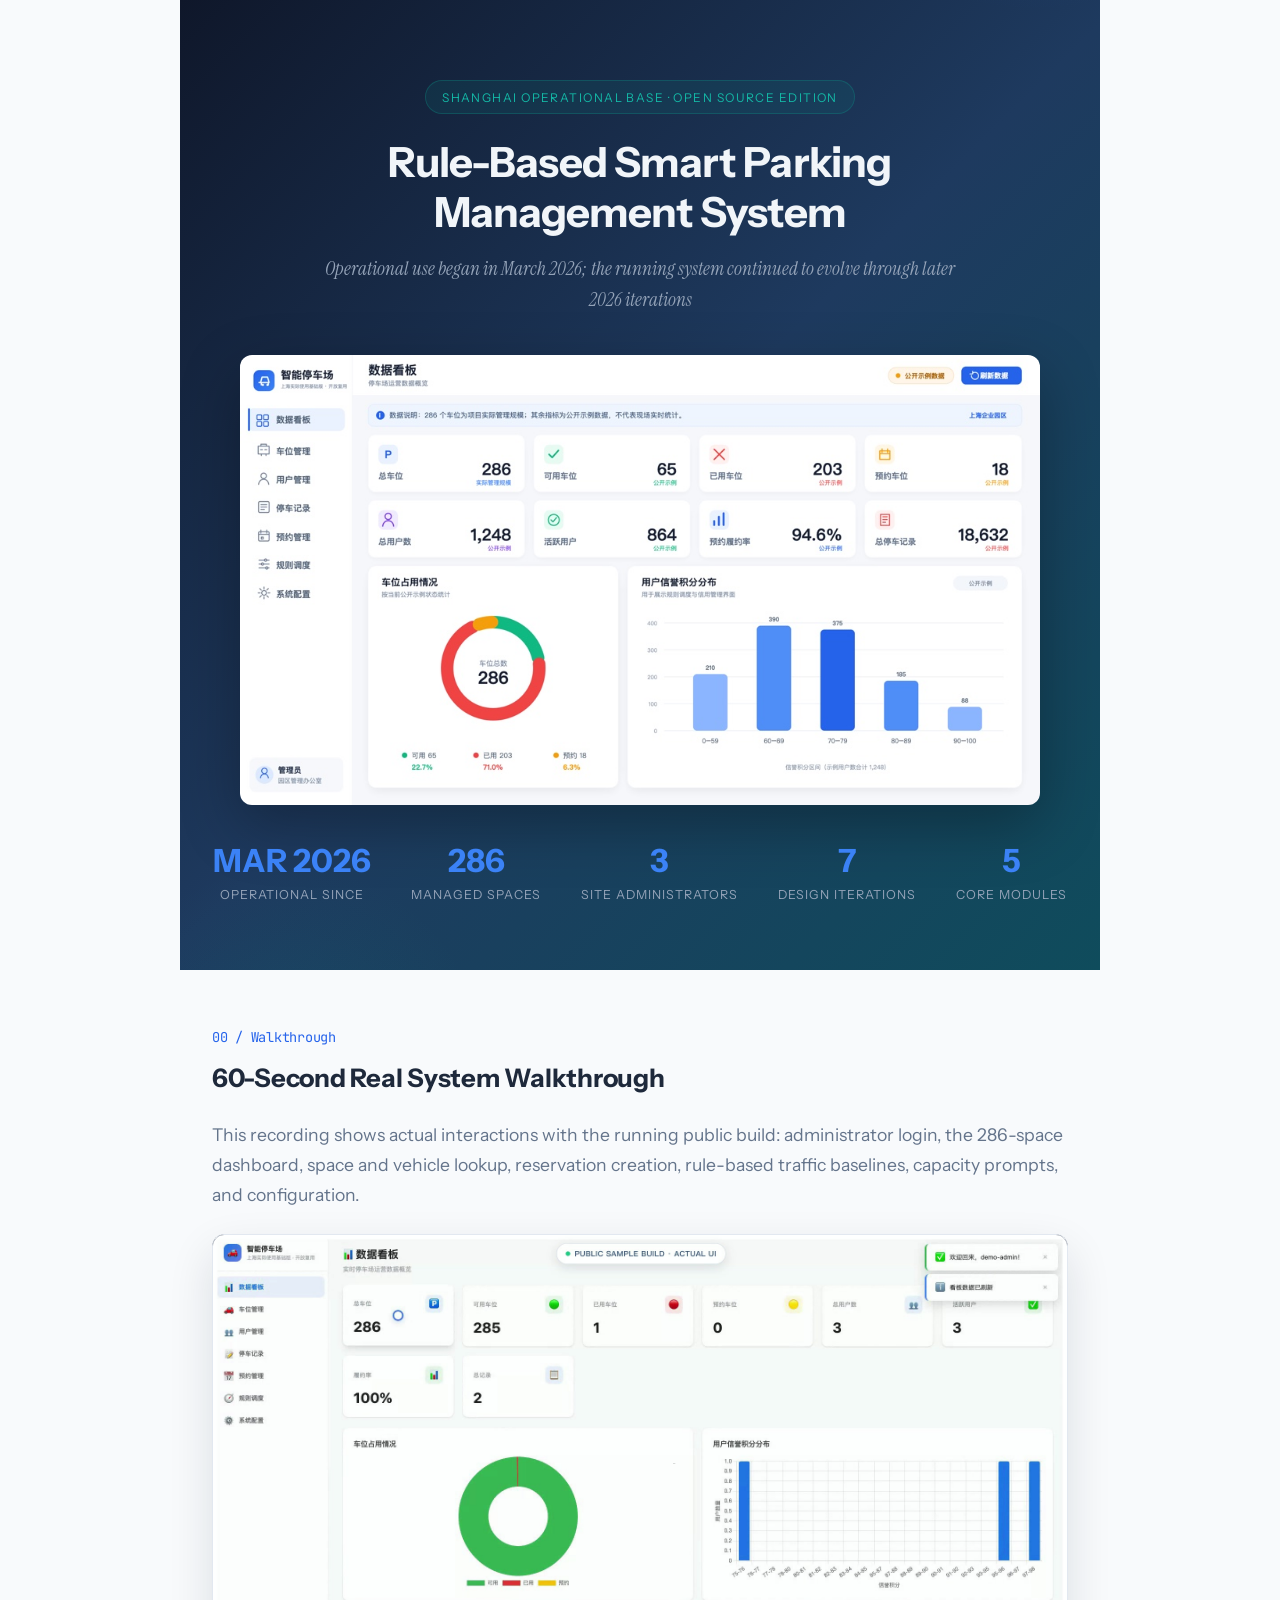
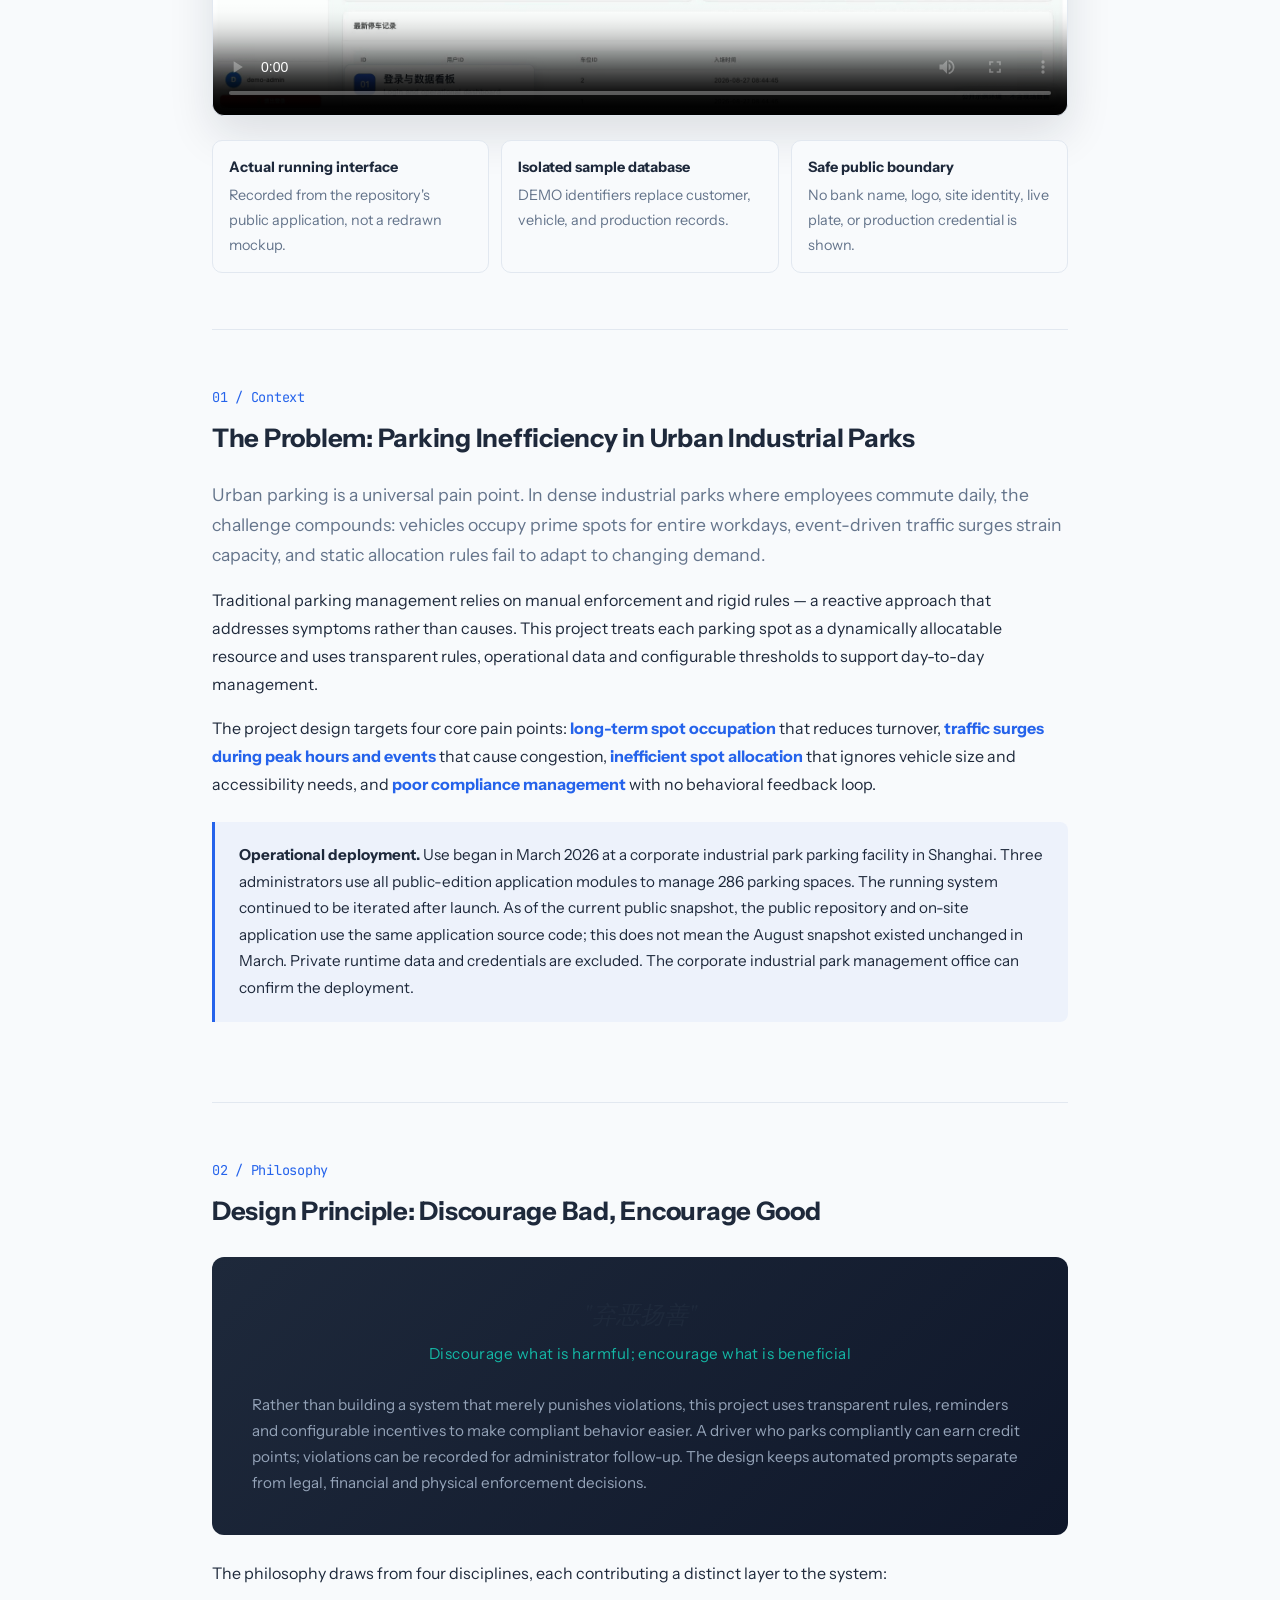
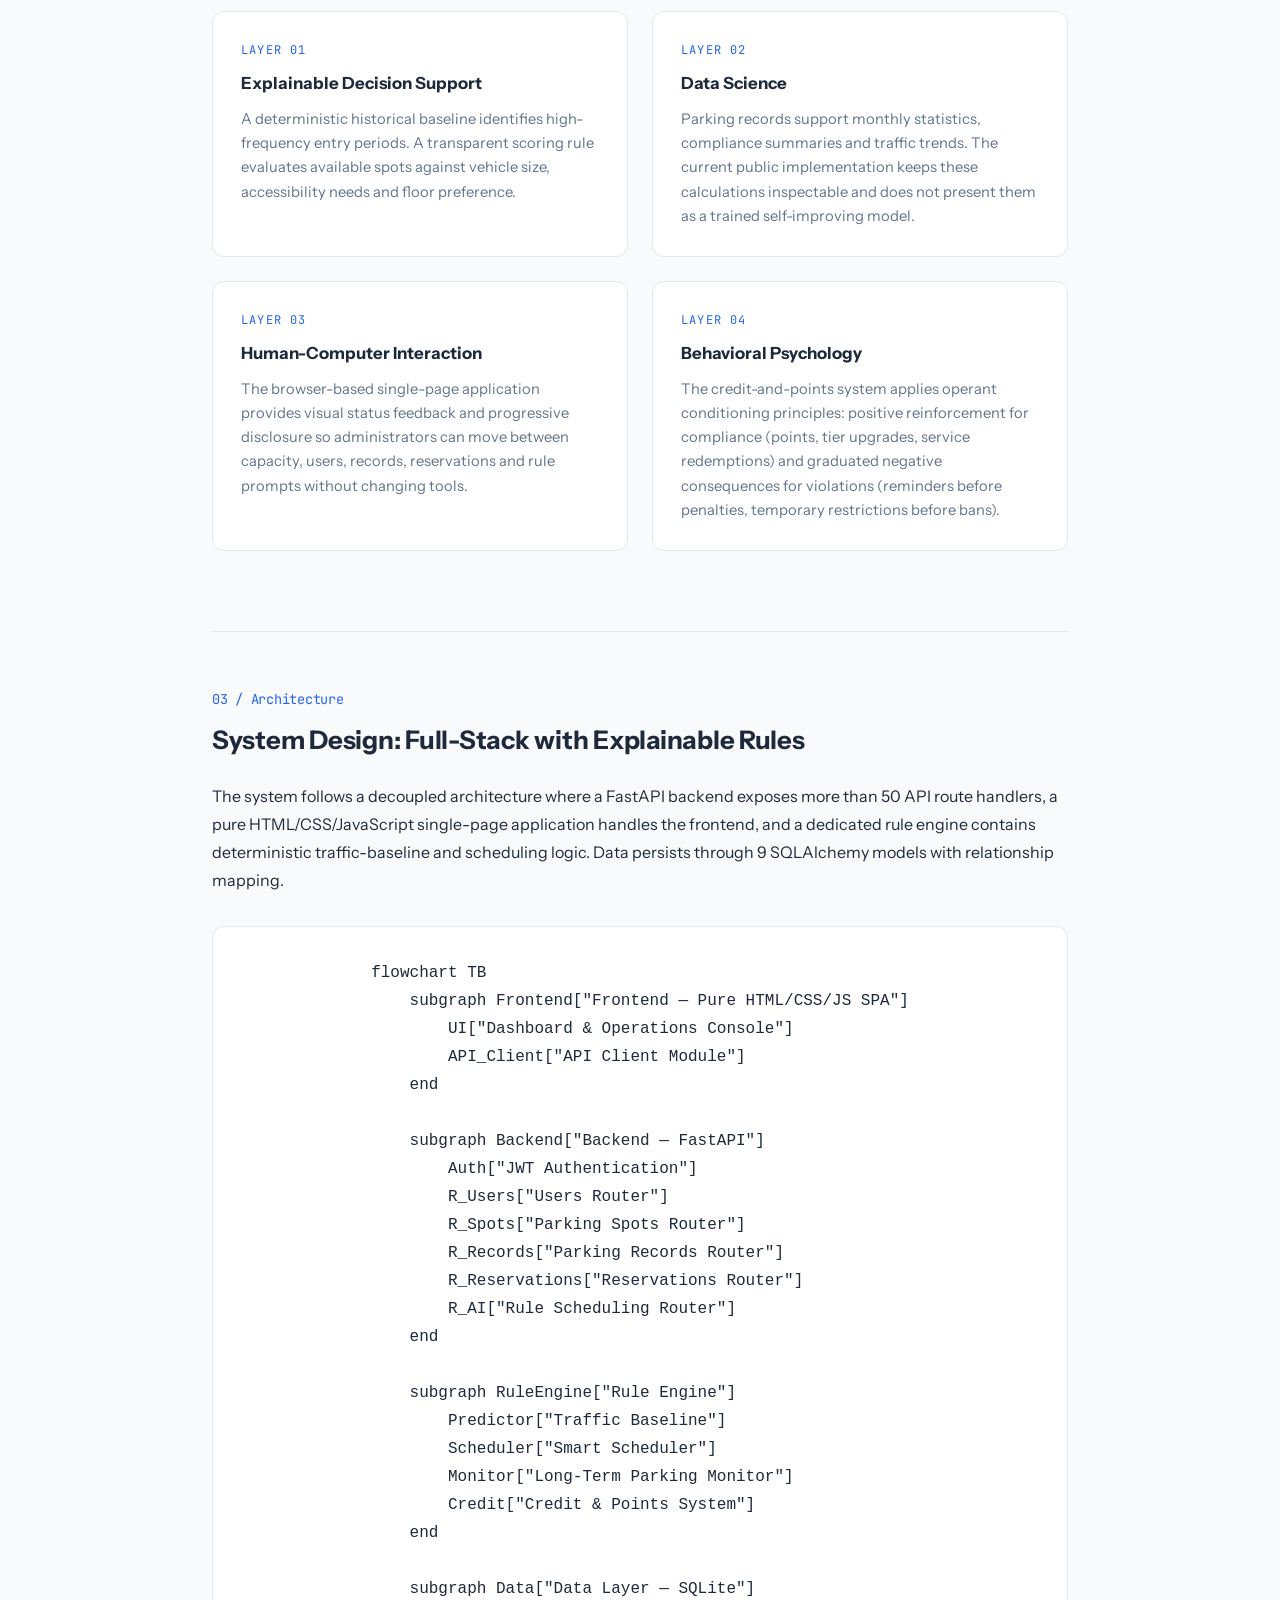
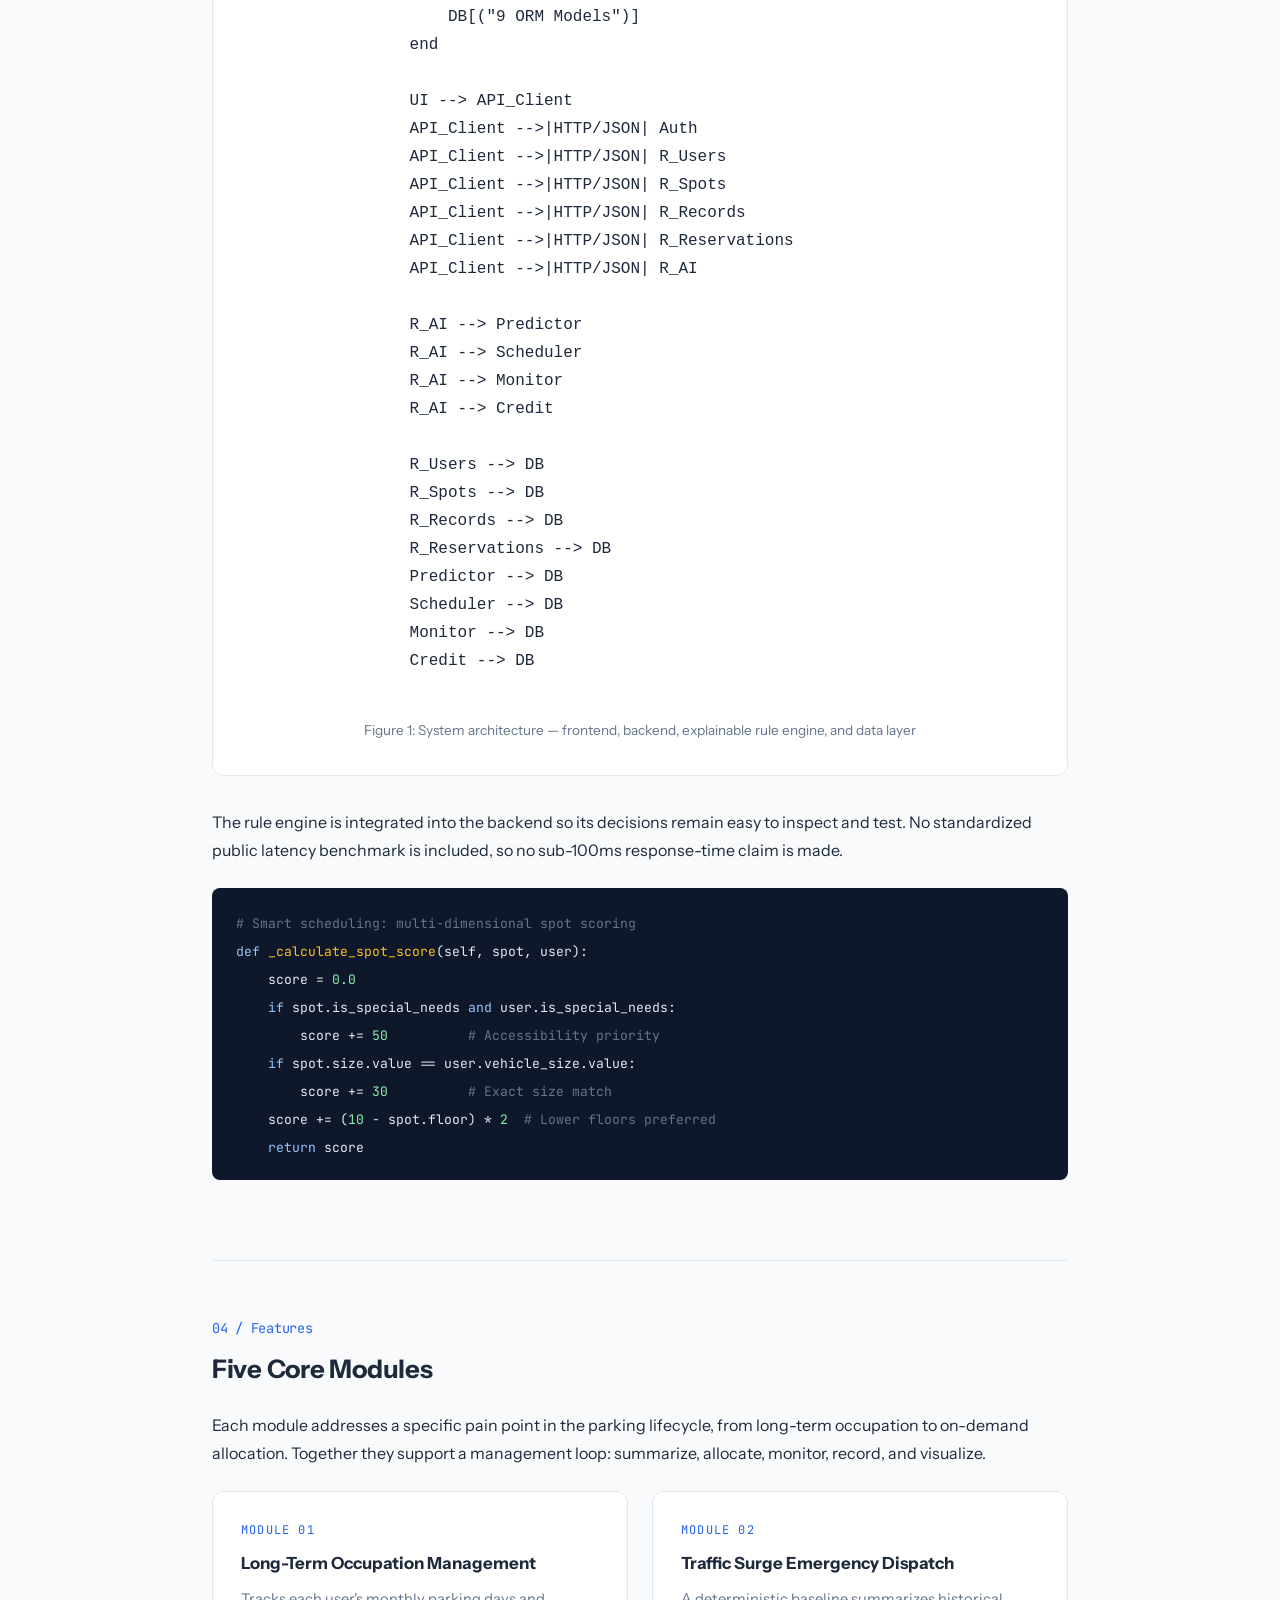
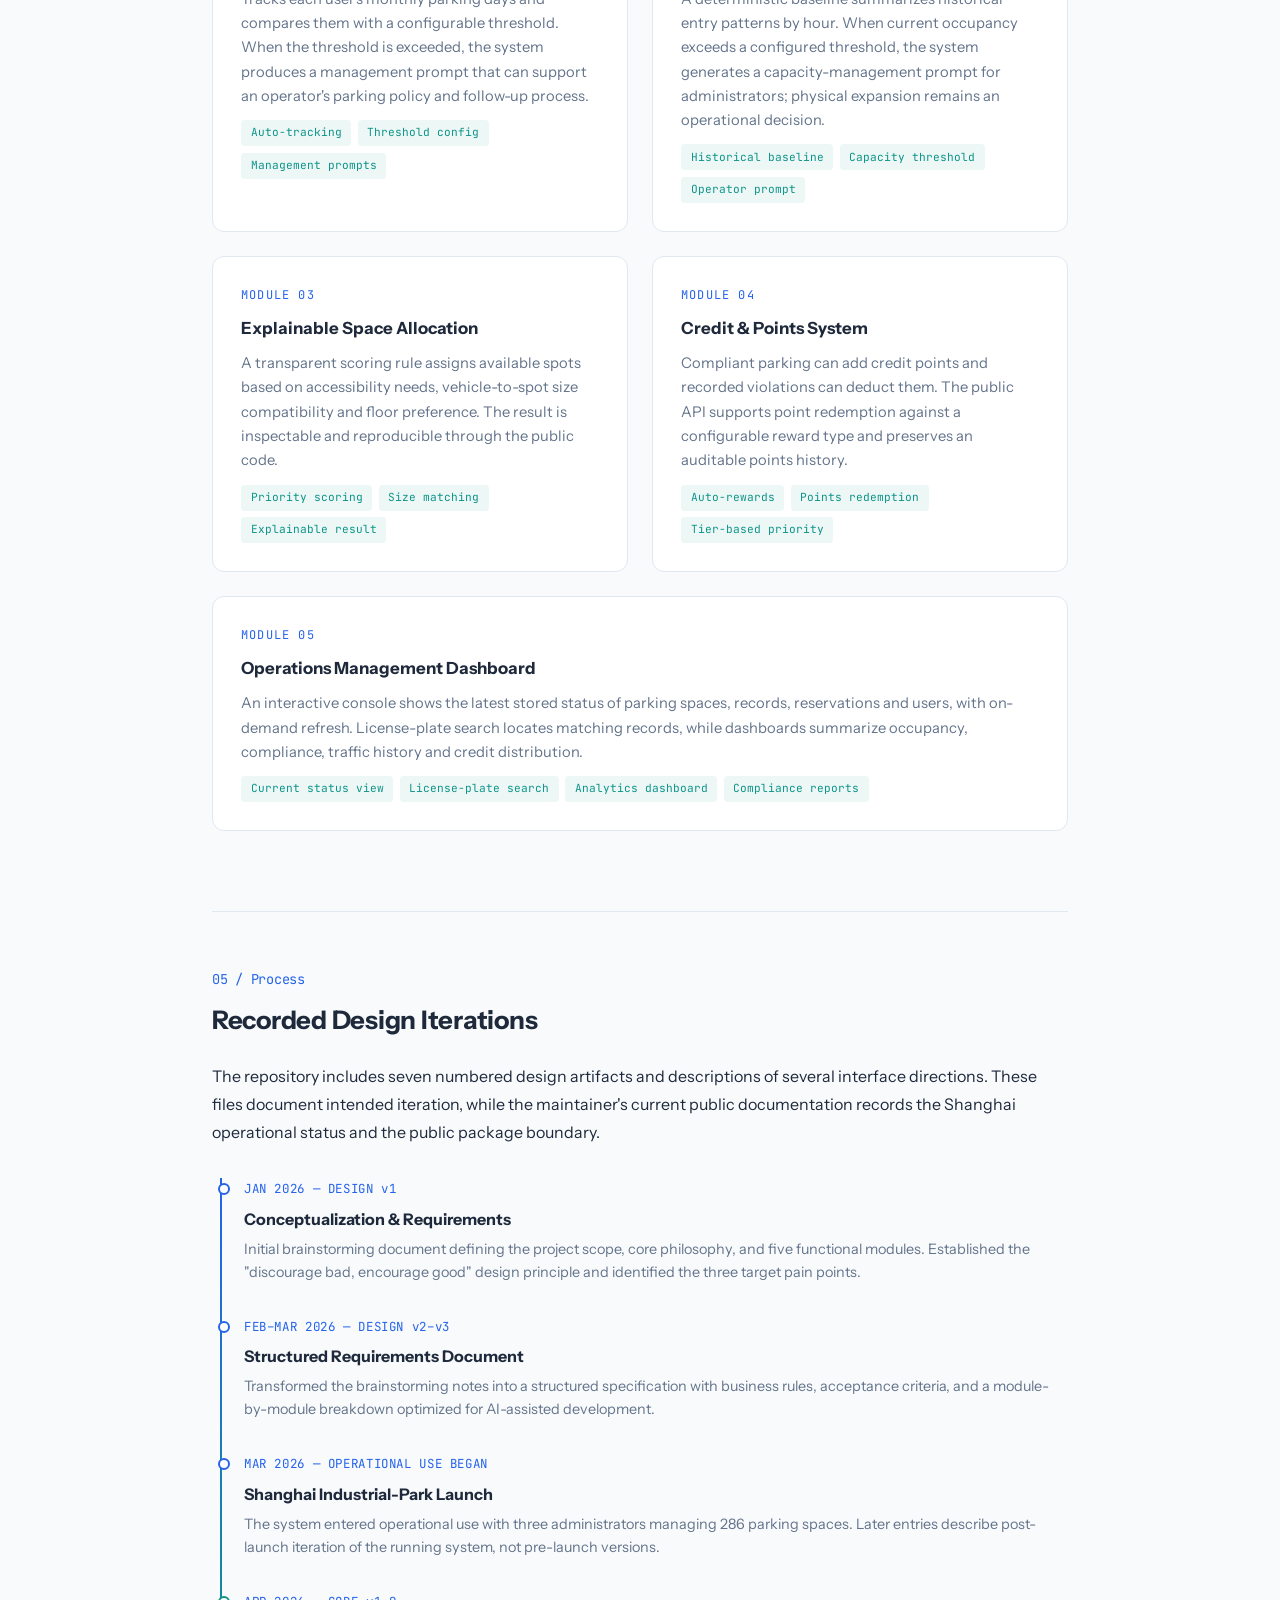
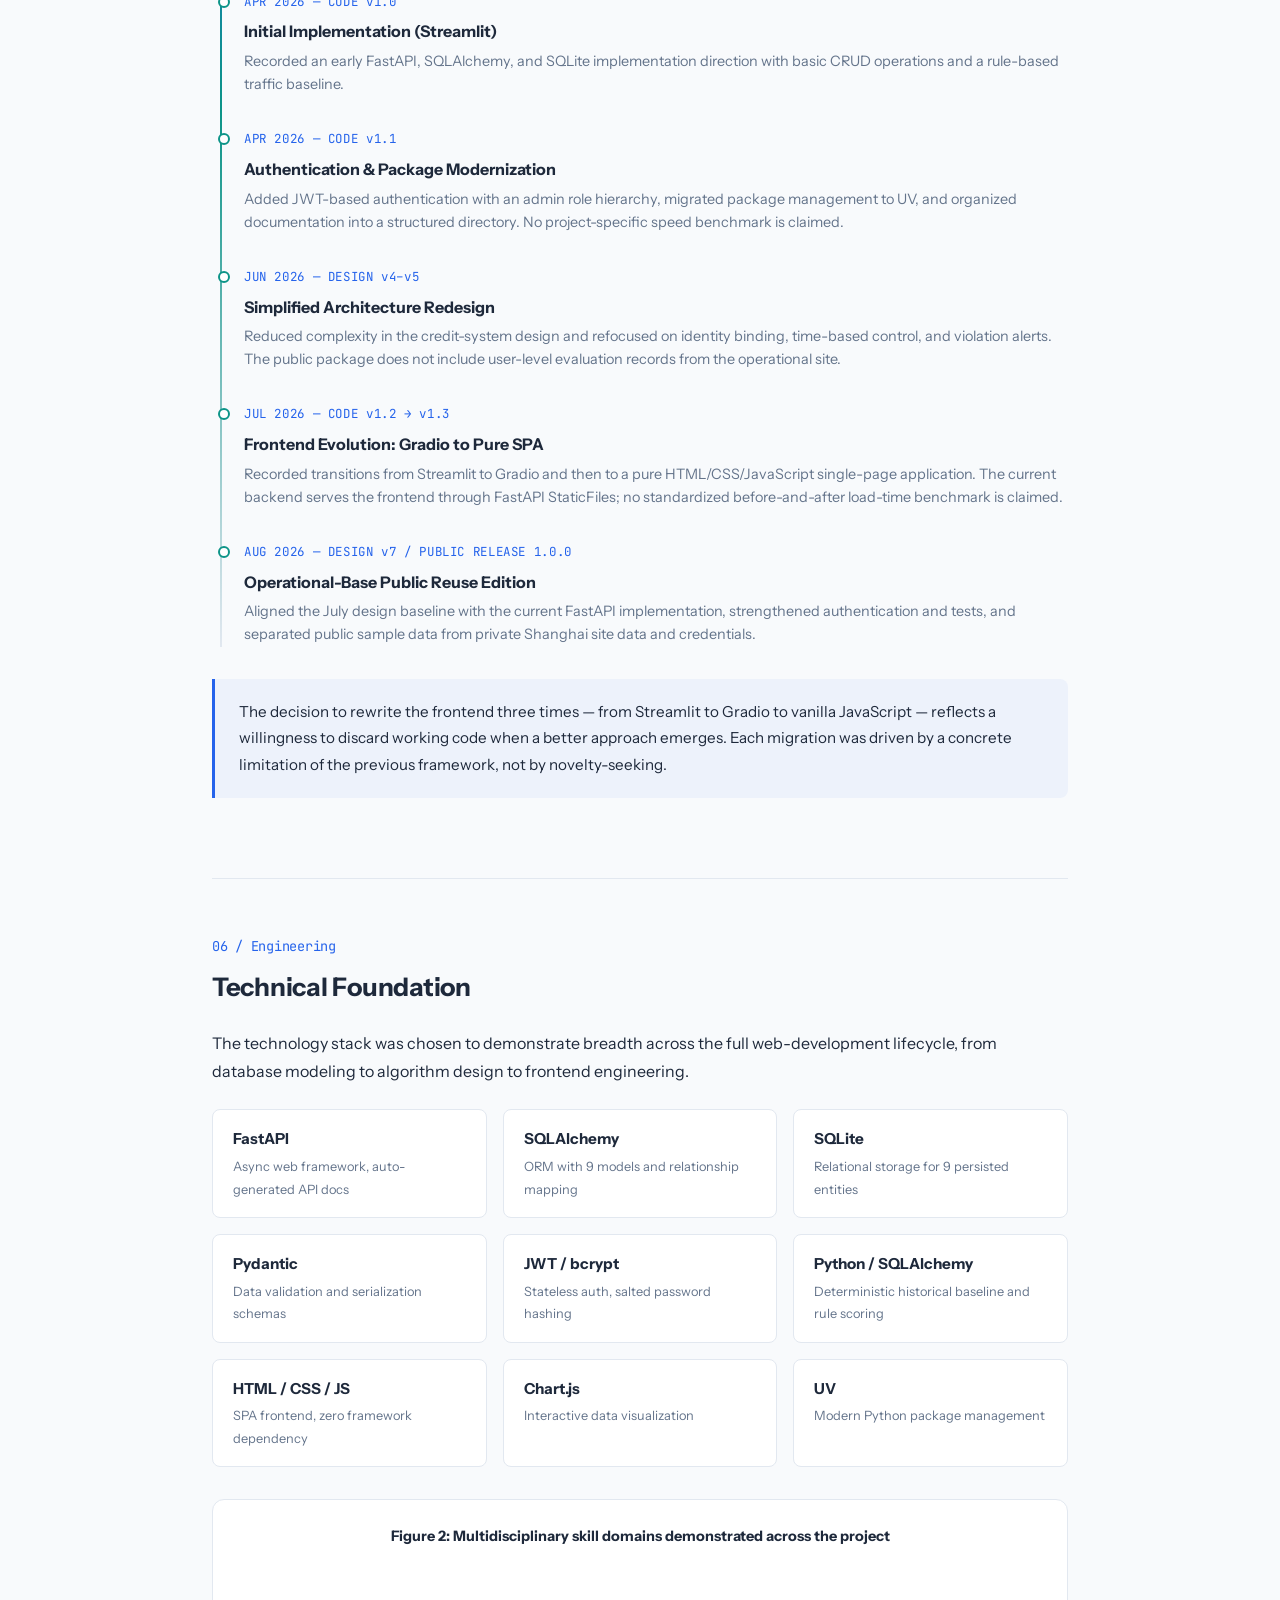
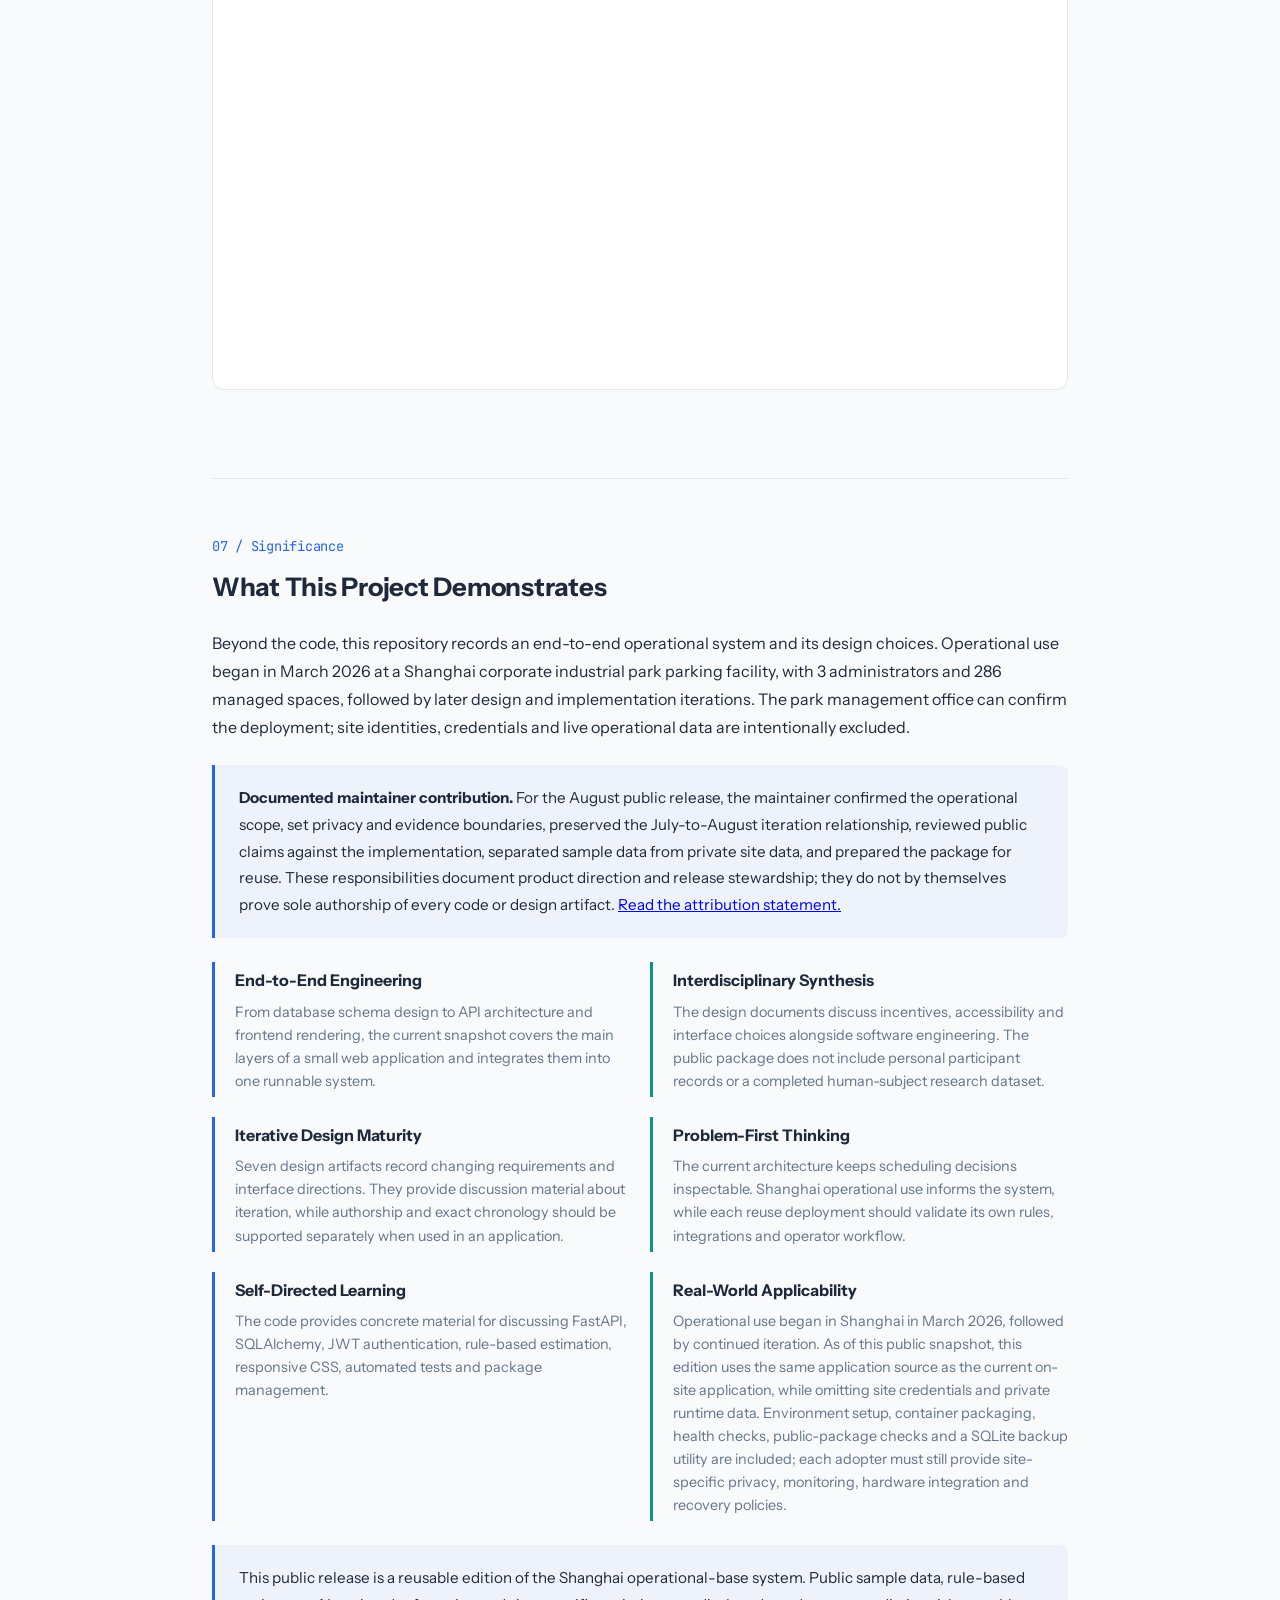
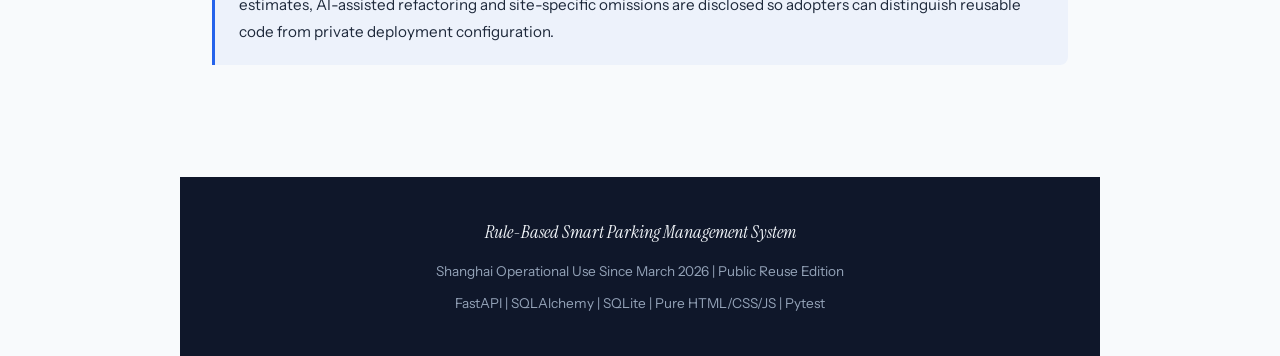
<file: project-intro/index.html>
<!doctype html>
<html lang="en">
<head>
  <meta charset="utf-8">
  <meta name="viewport" content="width=device-width, initial-scale=1">
  <meta http-equiv="refresh" content="0; url=./project-intro.html">
  <title>Smart Parking Management System</title>
  <link rel="canonical" href="./project-intro.html">
</head>
<body>
  <p>Opening the <a href="./project-intro.html">Smart Parking Management System project page</a>…</p>
</body>
</html>
</file>
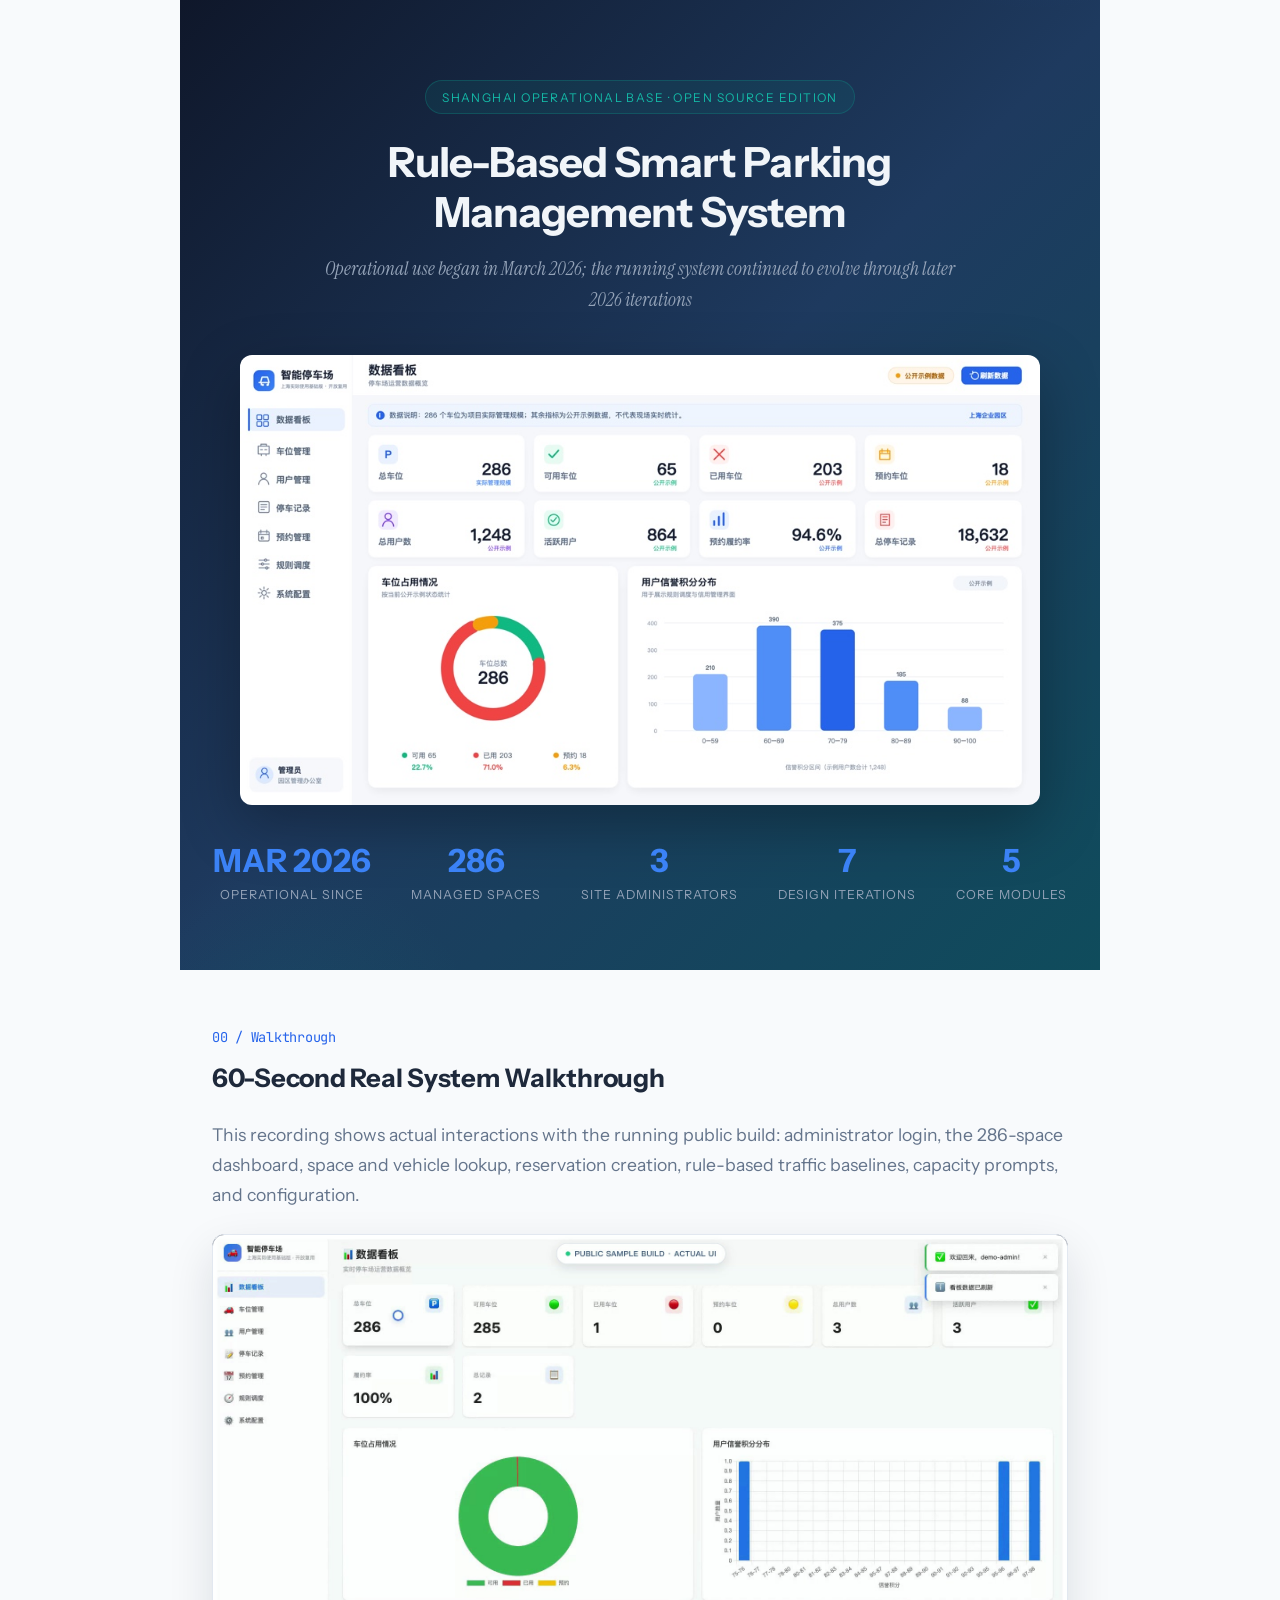
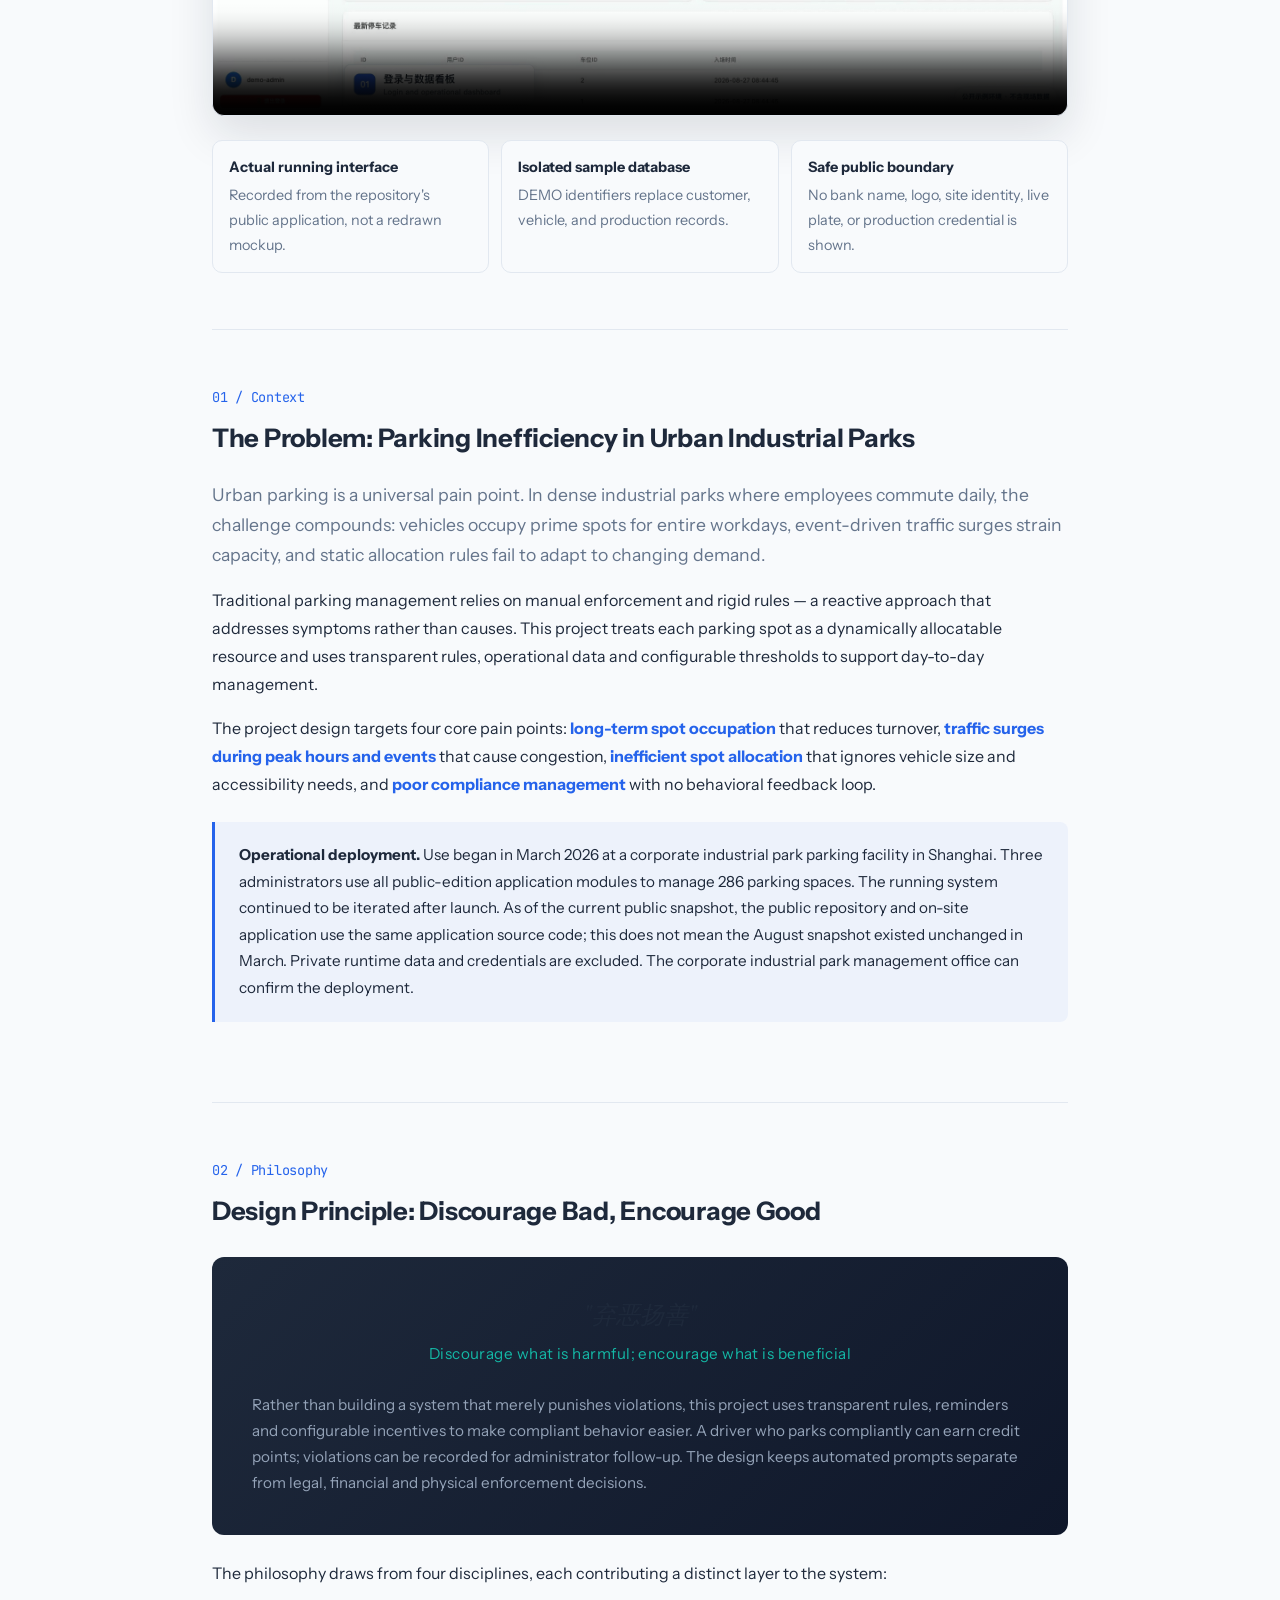
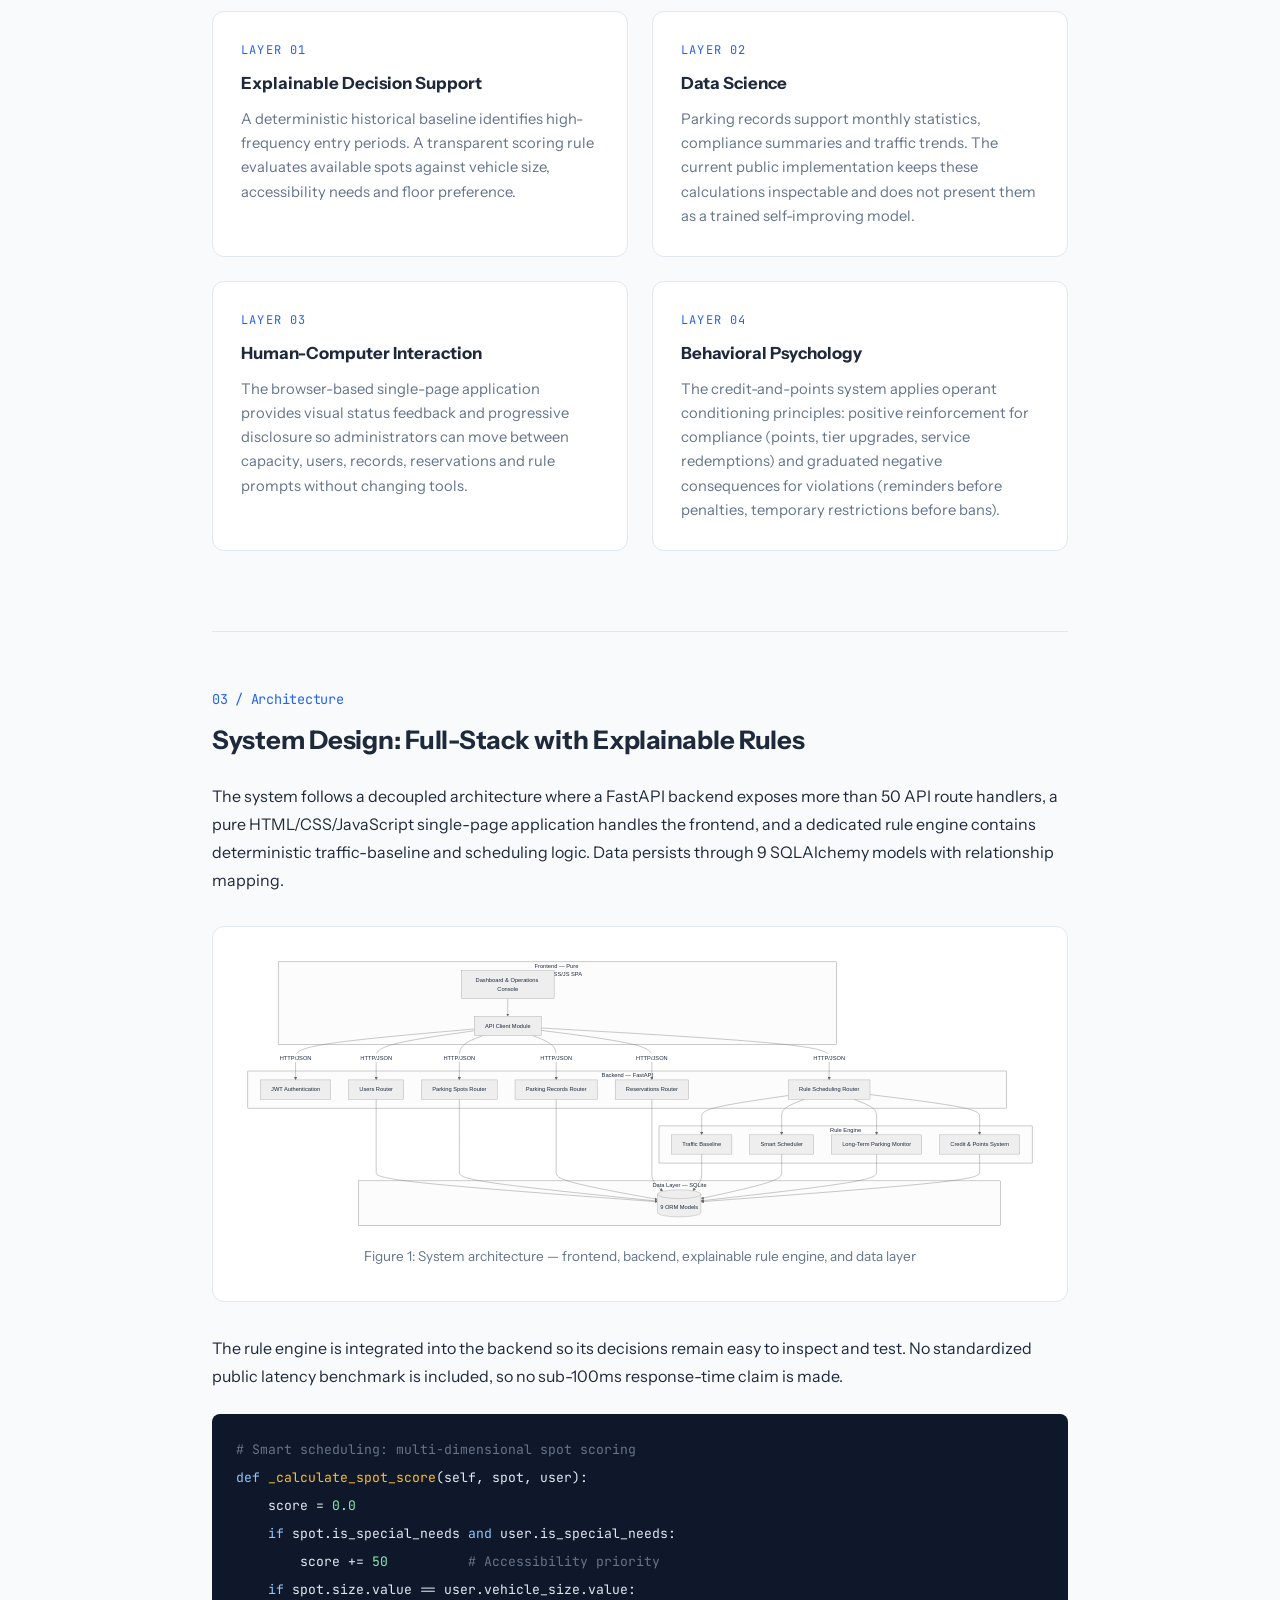
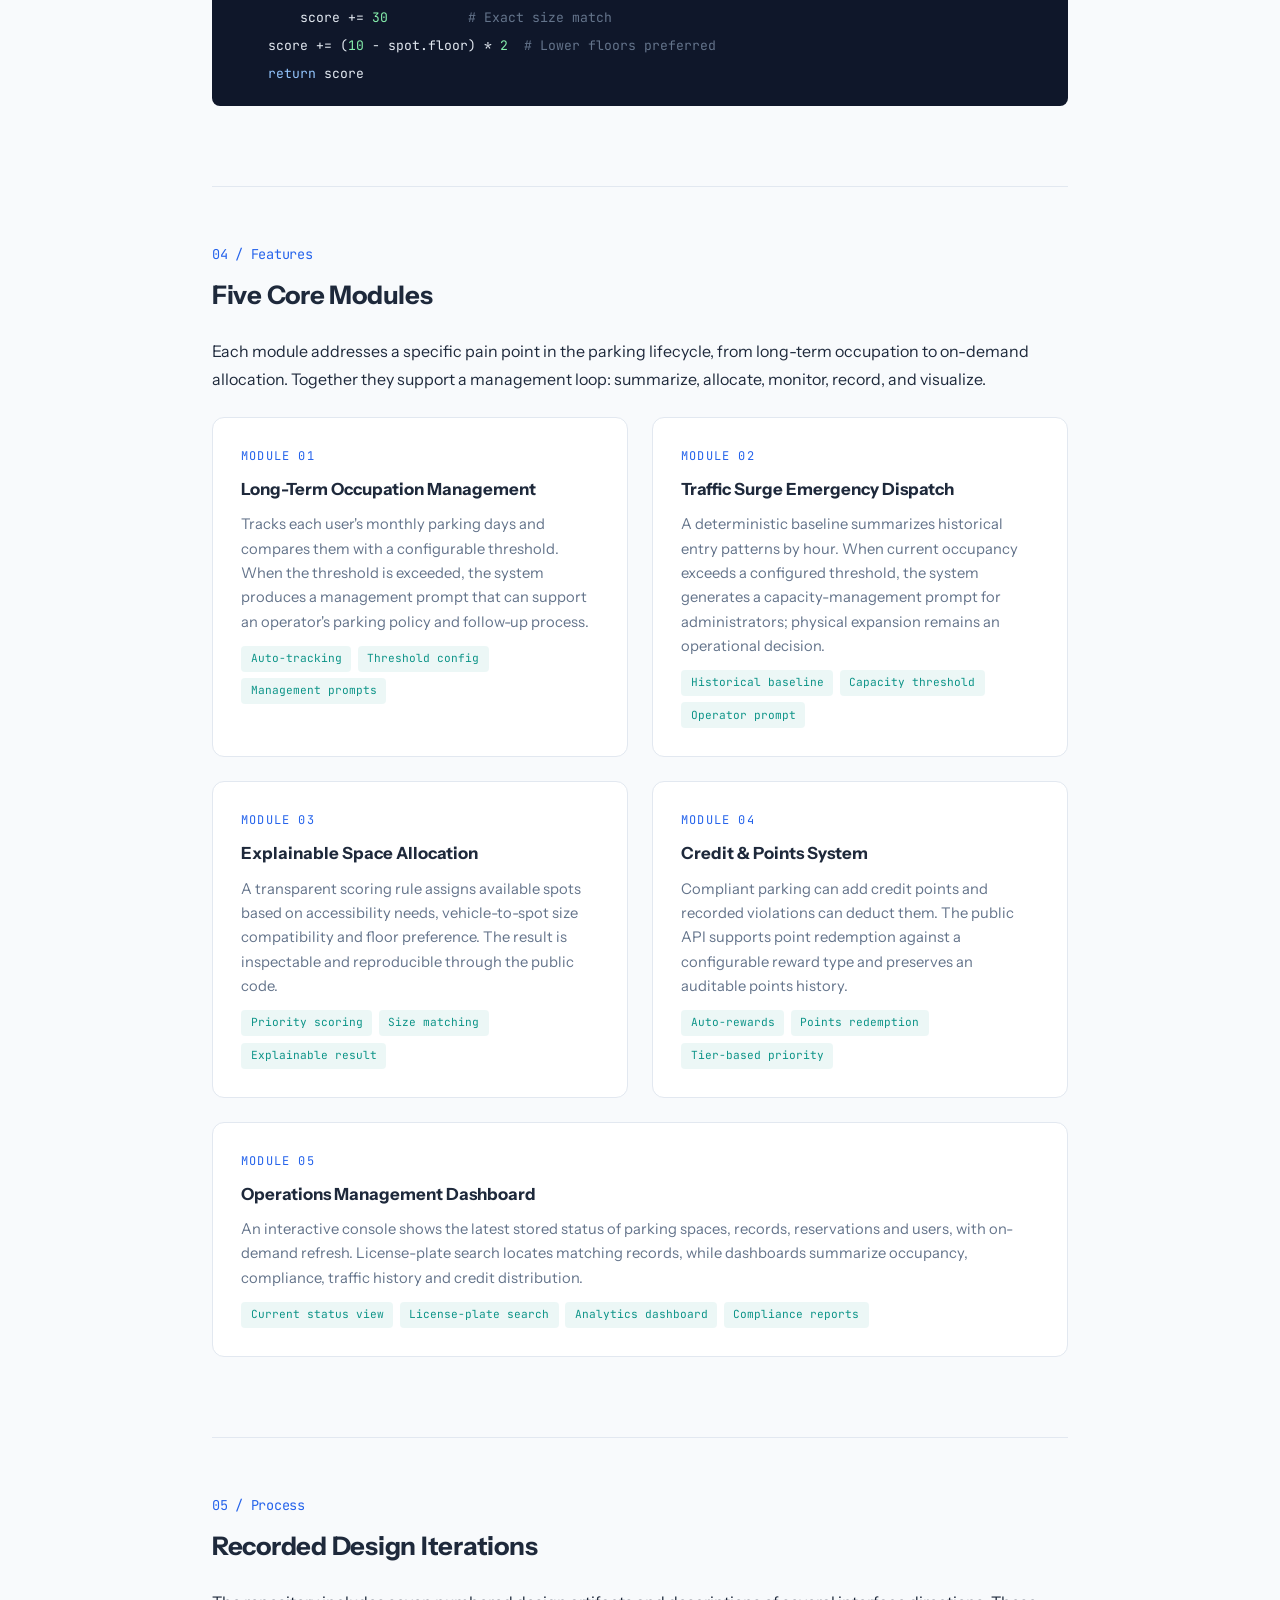
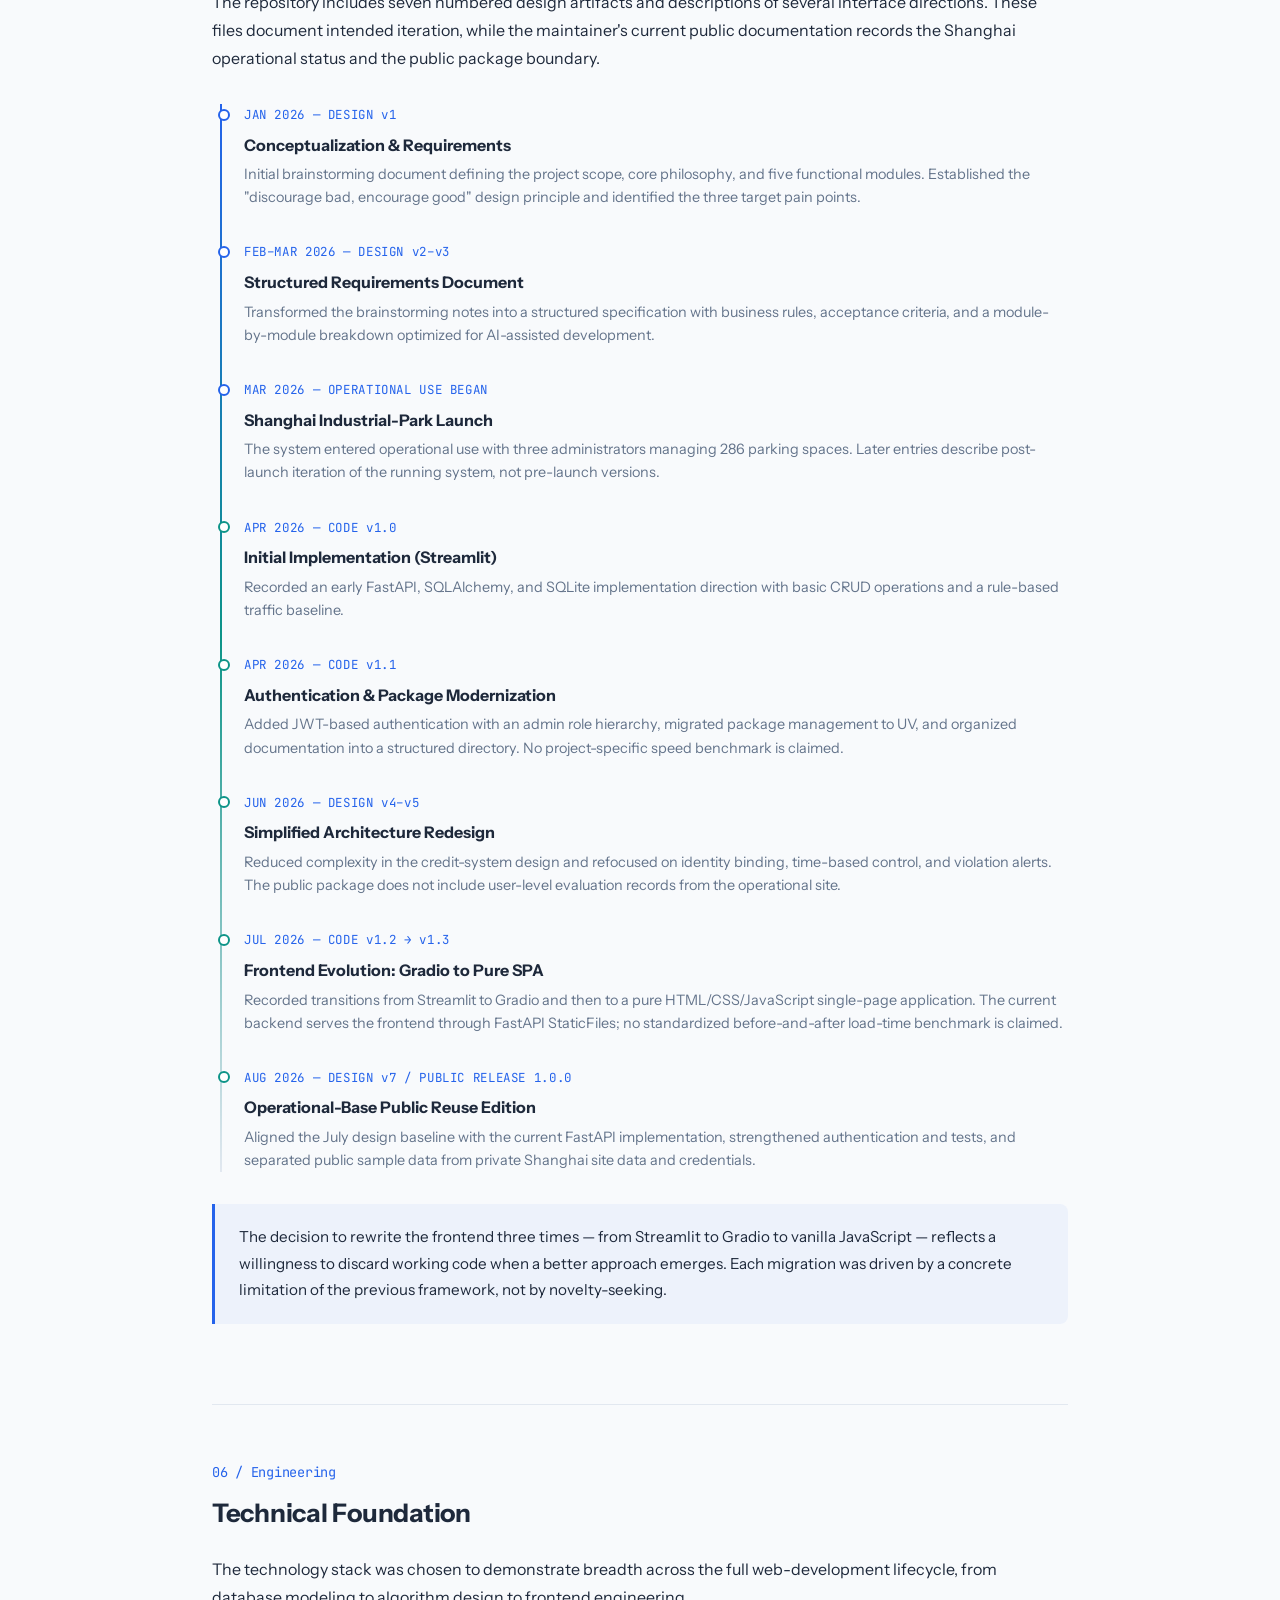
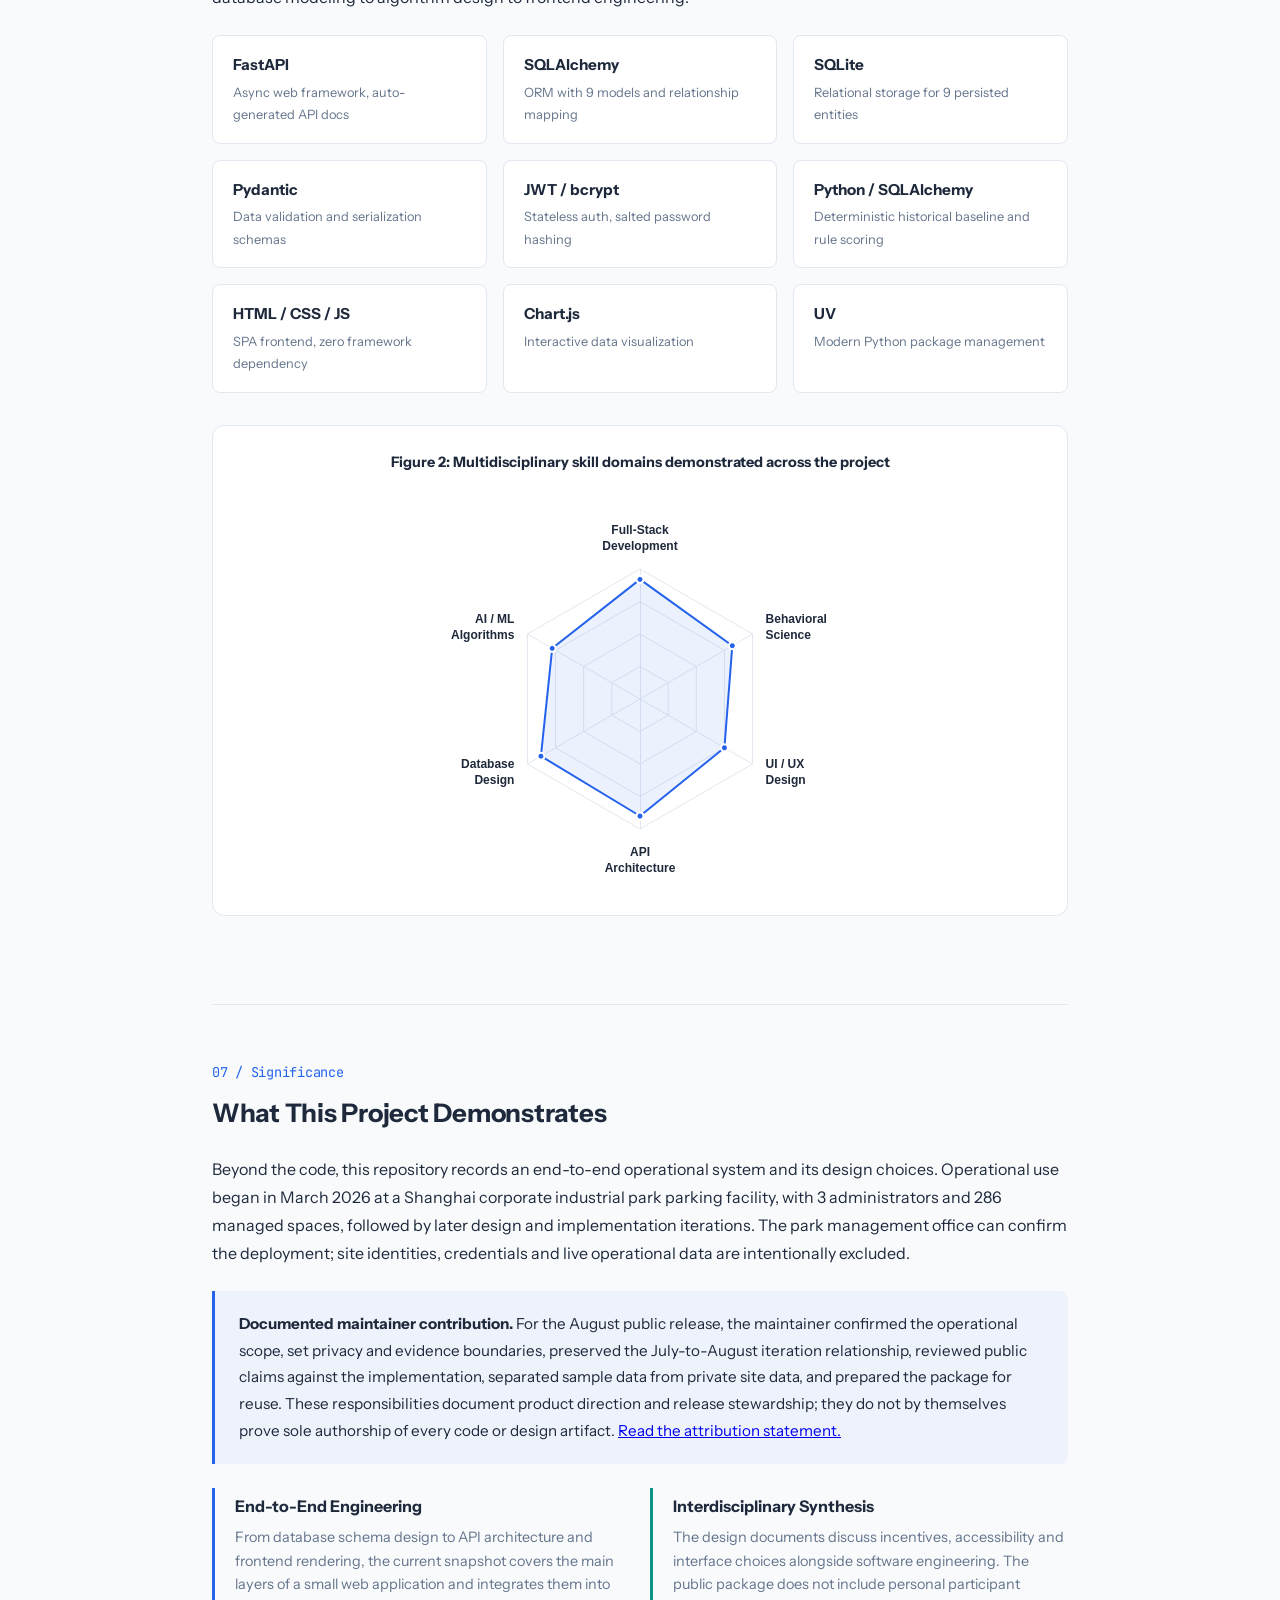
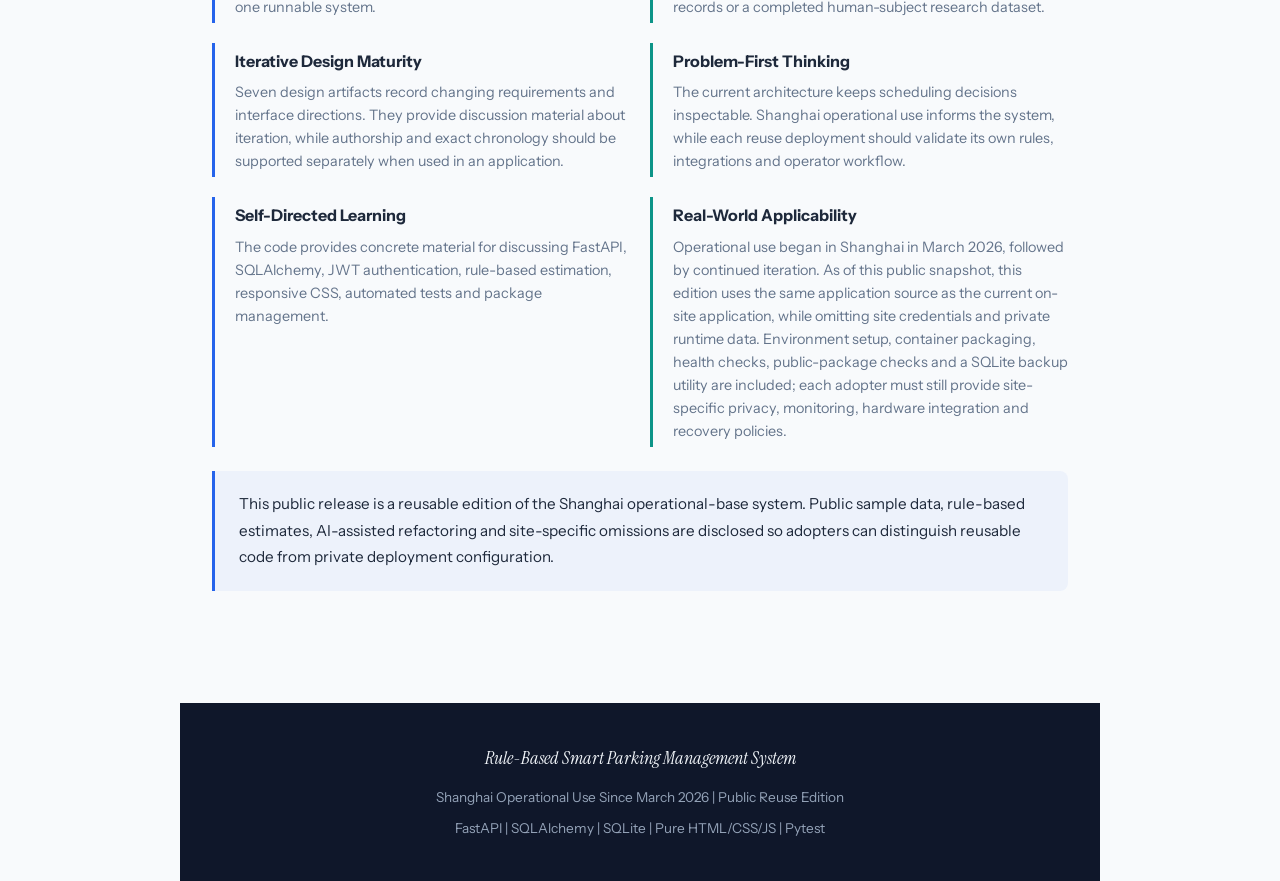
<file: project-intro/project-intro.html>
<!-- Generated by Trae Work -->
<!DOCTYPE html>
<html lang="en">
<head>
  <meta charset="UTF-8">
  <meta name="viewport" content="width=device-width, initial-scale=1.0">
  <title>Rule-Based Smart Parking Management System | Open Source Project</title>

  <style>
    @font-face {
      font-family: 'InstrumentSans';
      src: url('./_shared/fonts/InstrumentSans-Regular.ttf') format('truetype');
      font-weight: 400;
    }
    @font-face {
      font-family: 'InstrumentSans';
      src: url('./_shared/fonts/InstrumentSans-Bold.ttf') format('truetype');
      font-weight: 700;
    }
    @font-face {
      font-family: 'InstrumentSans';
      src: url('./_shared/fonts/InstrumentSans-Italic.ttf') format('truetype');
      font-style: italic;
      font-weight: 400;
    }
    @font-face {
      font-family: 'InstrumentSerif';
      src: url('./_shared/fonts/InstrumentSerif-Regular.ttf') format('truetype');
      font-weight: 400;
    }
    @font-face {
      font-family: 'InstrumentSerif';
      src: url('./_shared/fonts/InstrumentSerif-Italic.ttf') format('truetype');
      font-style: italic;
      font-weight: 400;
    }
    @font-face {
      font-family: 'JetBrainsMono';
      src: url('./_shared/fonts/JetBrainsMono-Regular.ttf') format('truetype');
      font-weight: 400;
    }
    @font-face {
      font-family: 'JetBrainsMono';
      src: url('./_shared/fonts/JetBrainsMono-Bold.ttf') format('truetype');
      font-weight: 700;
    }
  </style>

  <style>
    :root {
      --bg: #f8fafc;
      --bg2: #ffffff;
      --bg-dark: #0f172a;
      --bg-dark2: #1e293b;
      --ink: #1e293b;
      --ink-light: #f1f5f9;
      --muted: #64748b;
      --muted-light: #94a3b8;
      --rule: #e2e8f0;
      --accent: #2563eb;
      --accent-light: #3b82f6;
      --accent2: #0d9488;
      --accent2-light: #14b8a6;
      --font: 'InstrumentSans', system-ui, sans-serif;
      --font-serif: 'InstrumentSerif', Georgia, serif;
      --font-mono: 'JetBrainsMono', monospace;
      --max: 920px;
      --radius: 12px;
      --shadow: 0 1px 3px rgba(0,0,0,0.06), 0 1px 2px rgba(0,0,0,0.04);
      --shadow-lg: 0 10px 30px rgba(0,0,0,0.08), 0 4px 12px rgba(0,0,0,0.04);
    }

    *, *::before, *::after { box-sizing: border-box; margin: 0; padding: 0; }
    html { font-size: 16px; scroll-behavior: smooth; }
    body {
      font-family: var(--font);
      color: var(--ink);
      background: var(--bg);
      line-height: 1.75;
      -webkit-font-smoothing: antialiased;
      text-rendering: optimizeLegibility;
    }
    article.page {
      max-width: var(--max);
      margin: 0 auto;
    }

    /* === Hero === */
    .hero {
      background: linear-gradient(135deg, #0f172a 0%, #1e3a5f 50%, #0f4c5c 100%);
      color: var(--ink-light);
      padding: 5rem 2rem 4rem;
      text-align: center;
      position: relative;
      overflow: hidden;
    }
    .hero::before {
      content: '';
      position: absolute;
      top: -50%; right: -20%;
      width: 500px; height: 500px;
      background: radial-gradient(circle, rgba(37,99,235,0.15) 0%, transparent 70%);
      pointer-events: none;
    }
    .hero::after {
      content: '';
      position: absolute;
      bottom: -30%; left: -10%;
      width: 400px; height: 400px;
      background: radial-gradient(circle, rgba(13,148,136,0.12) 0%, transparent 70%);
      pointer-events: none;
    }
    .hero-tag {
      display: inline-block;
      font-size: 0.75rem;
      letter-spacing: 0.12em;
      text-transform: uppercase;
      color: var(--accent2-light);
      background: rgba(13,148,136,0.12);
      border: 1px solid rgba(13,148,136,0.3);
      padding: 0.35rem 1rem;
      border-radius: 100px;
      margin-bottom: 1.5rem;
      position: relative;
      z-index: 1;
    }
    .hero h1 {
      font-size: 2.6rem;
      font-weight: 700;
      line-height: 1.2;
      margin-bottom: 1rem;
      position: relative;
      z-index: 1;
      letter-spacing: -0.02em;
    }
    .hero-subtitle {
      font-family: var(--font-serif);
      font-style: italic;
      font-size: 1.2rem;
      color: var(--muted-light);
      max-width: 640px;
      margin: 0 auto 2.5rem;
      position: relative;
      z-index: 1;
      line-height: 1.6;
    }
    .hero-image {
      width: 100%;
      max-width: 800px;
      border-radius: var(--radius);
      box-shadow: 0 20px 60px rgba(0,0,0,0.3);
      margin: 0 auto;
      display: block;
      position: relative;
      z-index: 1;
    }
    .video-frame {
      background: #0f172a;
      border: 1px solid var(--rule);
      border-radius: var(--radius);
      box-shadow: 0 18px 45px rgba(15, 23, 42, 0.12);
      margin: 1.5rem 0;
      overflow: hidden;
    }
    .walkthrough-video {
      aspect-ratio: 16 / 9;
      display: block;
      height: auto;
      width: 100%;
    }
    .walkthrough-notes {
      display: grid;
      gap: 0.75rem;
      grid-template-columns: repeat(3, minmax(0, 1fr));
      margin-top: 1.25rem;
    }
    .walkthrough-note {
      background: #f8fafc;
      border: 1px solid var(--rule);
      border-radius: 10px;
      color: var(--muted);
      font-size: 0.9rem;
      padding: 0.85rem 1rem;
    }
    .walkthrough-note strong {
      color: var(--ink);
      display: block;
      margin-bottom: 0.2rem;
    }
    .hero-stats {
      display: flex;
      flex-wrap: wrap;
      justify-content: center;
      gap: 2.5rem;
      margin-top: 2.5rem;
      position: relative;
      z-index: 1;
    }
    .hero-stat {
      text-align: center;
    }
    .hero-stat-num {
      font-size: 2rem;
      font-weight: 700;
      color: var(--accent-light);
      line-height: 1;
    }
    .hero-stat-label {
      font-size: 0.78rem;
      color: var(--muted-light);
      text-transform: uppercase;
      letter-spacing: 0.08em;
      margin-top: 0.4rem;
    }

    /* === Content sections === */
    main { padding: 0 2rem; }
    section {
      padding: 3.5rem 0;
      border-bottom: 1px solid var(--rule);
    }
    section:last-of-type { border-bottom: none; }

    h2 {
      font-size: 1.6rem;
      font-weight: 700;
      letter-spacing: -0.01em;
      margin-bottom: 1.2rem;
      color: var(--ink);
    }
    h2 .section-num {
      font-family: var(--font-mono);
      font-size: 0.85rem;
      font-weight: 400;
      color: var(--accent);
      display: block;
      margin-bottom: 0.4rem;
    }
    h3 {
      font-size: 1.15rem;
      font-weight: 700;
      margin-bottom: 0.6rem;
      color: var(--ink);
    }
    p {
      margin-bottom: 1rem;
      color: var(--ink);
    }
    p:last-child { margin-bottom: 0; }
    .lead {
      font-size: 1.1rem;
      color: var(--muted);
      line-height: 1.7;
    }

    mark.key {
      background: none;
      color: var(--accent);
      font-weight: 600;
    }

    /* === Philosophy block === */
    .philosophy {
      background: linear-gradient(135deg, #1e293b 0%, #0f172a 100%);
      border-radius: var(--radius);
      padding: 2.5rem;
      color: var(--ink-light);
      margin: 1.5rem 0;
    }
    .philosophy-quote {
      font-family: var(--font-serif);
      font-style: italic;
      font-size: 1.5rem;
      line-height: 1.5;
      text-align: center;
      margin-bottom: 0.5rem;
    }
    .philosophy-translation {
      text-align: center;
      color: var(--accent2-light);
      font-size: 0.95rem;
      letter-spacing: 0.03em;
    }
    .philosophy-desc {
      margin-top: 1.5rem;
      color: var(--muted-light);
      font-size: 0.95rem;
      line-height: 1.7;
    }

    /* === Feature cards === */
    .feature-grid {
      display: grid;
      grid-template-columns: 1fr;
      gap: 1.5rem;
      margin: 1.5rem 0;
    }
    @media (min-width: 680px) {
      .feature-grid { grid-template-columns: 1fr 1fr; }
    }
    .feature-card {
      background: var(--bg2);
      border: 1px solid var(--rule);
      border-radius: var(--radius);
      padding: 1.75rem;
      transition: box-shadow 0.2s, transform 0.2s;
    }
    .feature-card:hover {
      box-shadow: var(--shadow-lg);
      transform: translateY(-2px);
    }
    .feature-num {
      font-family: var(--font-mono);
      font-size: 0.75rem;
      color: var(--accent);
      letter-spacing: 0.1em;
      margin-bottom: 0.5rem;
    }
    .feature-card h3 {
      font-size: 1.05rem;
      margin-bottom: 0.5rem;
    }
    .feature-card p {
      font-size: 0.92rem;
      color: var(--muted);
      line-height: 1.65;
      margin-bottom: 0;
    }
    .feature-tags {
      display: flex;
      flex-wrap: wrap;
      gap: 0.4rem;
      margin-top: 0.75rem;
    }
    .feature-tag {
      font-family: var(--font-mono);
      font-size: 0.7rem;
      color: var(--accent2);
      background: rgba(13,148,136,0.08);
      padding: 0.2rem 0.6rem;
      border-radius: 4px;
    }

    /* === Architecture diagram === */
    .diagram {
      margin: 2rem 0;
      background: var(--bg2);
      border: 1px solid var(--rule);
      border-radius: var(--radius);
      padding: 2rem;
      overflow-x: auto;
    }
    .diagram figcaption {
      font-size: 0.85rem;
      color: var(--muted);
      text-align: center;
      margin-top: 1rem;
    }
    .diagram .mermaid {
      display: flex;
      justify-content: center;
    }

    /* === Timeline === */
    .timeline {
      position: relative;
      padding-left: 2rem;
      margin: 2rem 0;
    }
    .timeline::before {
      content: '';
      position: absolute;
      left: 0.5rem;
      top: 0;
      bottom: 0;
      width: 2px;
      background: linear-gradient(to bottom, var(--accent), var(--accent2), var(--rule));
    }
    .timeline-item {
      position: relative;
      padding-bottom: 2rem;
    }
    .timeline-item:last-child { padding-bottom: 0; }
    .timeline-dot {
      position: absolute;
      left: -1.65rem;
      top: 0.3rem;
      width: 12px;
      height: 12px;
      border-radius: 50%;
      background: var(--bg2);
      border: 2.5px solid var(--accent);
    }
    .timeline-item:nth-child(n+4) .timeline-dot {
      border-color: var(--accent2);
    }
    .timeline-date {
      font-family: var(--font-mono);
      font-size: 0.78rem;
      color: var(--accent);
      letter-spacing: 0.05em;
      margin-bottom: 0.3rem;
    }
    .timeline-title {
      font-weight: 700;
      font-size: 1rem;
      margin-bottom: 0.3rem;
    }
    .timeline-desc {
      font-size: 0.9rem;
      color: var(--muted);
      line-height: 1.6;
    }

    /* === Tech stack === */
    .tech-grid {
      display: grid;
      grid-template-columns: repeat(2, 1fr);
      gap: 1rem;
      margin: 1.5rem 0;
    }
    @media (min-width: 680px) {
      .tech-grid { grid-template-columns: repeat(3, 1fr); }
    }
    .tech-item {
      background: var(--bg2);
      border: 1px solid var(--rule);
      border-radius: 8px;
      padding: 1rem 1.25rem;
    }
    .tech-name {
      font-weight: 700;
      font-size: 0.95rem;
      color: var(--ink);
    }
    .tech-role {
      font-size: 0.8rem;
      color: var(--muted);
      margin-top: 0.2rem;
    }

    /* === Chart figure === */
    .chart-figure {
      margin: 2rem 0;
      background: var(--bg2);
      border: 1px solid var(--rule);
      border-radius: var(--radius);
      padding: 1.5rem;
    }
    .chart-figure figcaption {
      font-size: 0.9rem;
      font-weight: 600;
      color: var(--ink);
      margin-bottom: 1rem;
      text-align: center;
    }

    /* === Significance cards === */
    .sig-list {
      display: grid;
      grid-template-columns: 1fr;
      gap: 1.25rem;
      margin: 1.5rem 0;
    }
    @media (min-width: 680px) {
      .sig-list { grid-template-columns: 1fr 1fr; }
    }
    .sig-item {
      border-left: 3px solid var(--accent);
      padding: 0.25rem 0 0.25rem 1.25rem;
    }
    .sig-item:nth-child(even) {
      border-left-color: var(--accent2);
    }
    .sig-item h3 {
      font-size: 1rem;
      margin-bottom: 0.4rem;
    }
    .sig-item p {
      font-size: 0.9rem;
      color: var(--muted);
      line-height: 1.6;
      margin-bottom: 0;
    }

    /* === Callout === */
    .callout {
      background: rgba(37,99,235,0.05);
      border-left: 3px solid var(--accent);
      border-radius: 0 8px 8px 0;
      padding: 1.25rem 1.5rem;
      margin: 1.5rem 0;
    }
    .callout p {
      margin-bottom: 0;
      color: var(--ink);
      font-size: 0.95rem;
    }

    /* === Code snippet === */
    .code-snippet {
      background: var(--bg-dark);
      border-radius: 8px;
      padding: 1.25rem 1.5rem;
      margin: 1.5rem 0;
      overflow-x: auto;
    }
    .code-snippet code {
      font-family: var(--font-mono);
      font-size: 0.82rem;
      color: #e2e8f0;
      line-height: 1.7;
      white-space: pre;
    }
    .code-snippet .comment { color: #64748b; }
    .code-snippet .keyword { color: #93c5fd; }
    .code-snippet .string { color: #86efac; }
    .code-snippet .class { color: #fbbf24; }

    /* === Footer === */
    footer {
      background: var(--bg-dark);
      color: var(--muted-light);
      padding: 2.5rem 2rem;
      margin-top: 2rem;
    }
    footer .footer-content {
      max-width: var(--max);
      margin: 0 auto;
      text-align: center;
    }
    footer p {
      font-size: 0.85rem;
      color: var(--muted-light);
      margin-bottom: 0.5rem;
    }
    footer .footer-title {
      font-family: var(--font-serif);
      font-style: italic;
      font-size: 1.1rem;
      color: var(--ink-light);
      margin-bottom: 0.75rem;
    }

    /* === Responsive === */
    @media (max-width: 600px) {
      .hero { padding: 3rem 1.25rem 2.5rem; }
      .hero h1 { font-size: 1.8rem; }
      .hero-subtitle { font-size: 1rem; }
      .hero-stats { gap: 1.5rem; }
      .hero-stat-num { font-size: 1.5rem; }
      main { padding: 0 1.25rem; }
      h2 { font-size: 1.3rem; }
      .philosophy { padding: 1.75rem; }
      .philosophy-quote { font-size: 1.2rem; }
      .walkthrough-notes { grid-template-columns: 1fr; }
    }
  </style>
</head>
<body>
  <article class="page">

    <!-- ========== HERO ========== -->
    <header class="hero">
      <span class="hero-tag">Shanghai Operational Base · Open Source Edition</span>
      <h1>Rule-Based Smart Parking<br>Management System</h1>
      <p class="hero-subtitle">Operational use began in March 2026; the running system continued to evolve through later 2026 iterations</p>
      <img src="assets/hero_1024x576.jpg" alt="Smart parking management dashboard with clearly labeled public sample data" class="hero-image">
      <div class="hero-stats">
        <div class="hero-stat">
          <div class="hero-stat-num">MAR 2026</div>
          <div class="hero-stat-label">Operational Since</div>
        </div>
        <div class="hero-stat">
          <div class="hero-stat-num">286</div>
          <div class="hero-stat-label">Managed Spaces</div>
        </div>
        <div class="hero-stat">
          <div class="hero-stat-num">3</div>
          <div class="hero-stat-label">Site Administrators</div>
        </div>
        <div class="hero-stat">
          <div class="hero-stat-num">7</div>
          <div class="hero-stat-label">Design Iterations</div>
        </div>
        <div class="hero-stat">
          <div class="hero-stat-num">5</div>
          <div class="hero-stat-label">Core Modules</div>
        </div>
      </div>
    </header>

    <main>

      <!-- ========== 60-SECOND WALKTHROUGH ========== -->
      <section id="walkthrough">
        <h2><span class="section-num">00 / Walkthrough</span>60-Second Real System Walkthrough</h2>
        <p class="lead">This recording shows actual interactions with the running public build: administrator login, the 286-space dashboard, space and vehicle lookup, reservation creation, rule-based traffic baselines, capacity prompts, and configuration.</p>
        <div class="video-frame">
          <video class="walkthrough-video" controls preload="metadata" playsinline poster="assets/smart-parking-demo-poster.jpg" aria-label="One-minute walkthrough of the running public smart parking management system">
            <source src="assets/smart-parking-public-build-demo-60s.mp4" type="video/mp4">
            Your browser cannot play this video. <a href="assets/smart-parking-public-build-demo-60s.mp4">Download the MP4 walkthrough</a>.
          </video>
        </div>
        <div class="walkthrough-notes">
          <div class="walkthrough-note"><strong>Actual running interface</strong>Recorded from the repository's public application, not a redrawn mockup.</div>
          <div class="walkthrough-note"><strong>Isolated sample database</strong>DEMO identifiers replace customer, vehicle, and production records.</div>
          <div class="walkthrough-note"><strong>Safe public boundary</strong>No bank name, logo, site identity, live plate, or production credential is shown.</div>
        </div>
      </section>

      <!-- ========== SECTION 1: THE CHALLENGE ========== -->
      <section>
        <h2><span class="section-num">01 / Context</span>The Problem: Parking Inefficiency in Urban Industrial Parks</h2>
        <p class="lead">Urban parking is a universal pain point. In dense industrial parks where employees commute daily, the challenge compounds: vehicles occupy prime spots for entire workdays, event-driven traffic surges strain capacity, and static allocation rules fail to adapt to changing demand.</p>
        <p>Traditional parking management relies on manual enforcement and rigid rules — a reactive approach that addresses symptoms rather than causes. This project treats each parking spot as a dynamically allocatable resource and uses transparent rules, operational data and configurable thresholds to support day-to-day management.</p>
        <p>The project design targets four core pain points: <mark class="key">long-term spot occupation</mark> that reduces turnover, <mark class="key">traffic surges during peak hours and events</mark> that cause congestion, <mark class="key">inefficient spot allocation</mark> that ignores vehicle size and accessibility needs, and <mark class="key">poor compliance management</mark> with no behavioral feedback loop.</p>
        <div class="callout">
          <p><strong>Operational deployment.</strong> Use began in March 2026 at a corporate industrial park parking facility in Shanghai. Three administrators use all public-edition application modules to manage 286 parking spaces. The running system continued to be iterated after launch. As of the current public snapshot, the public repository and on-site application use the same application source code; this does not mean the August snapshot existed unchanged in March. Private runtime data and credentials are excluded. The corporate industrial park management office can confirm the deployment.</p>
        </div>
      </section>

      <!-- ========== SECTION 2: DESIGN PHILOSOPHY ========== -->
      <section>
        <h2><span class="section-num">02 / Philosophy</span>Design Principle: Discourage Bad, Encourage Good</h2>
        <div class="philosophy">
          <p class="philosophy-quote">"弃恶扬善"</p>
          <p class="philosophy-translation">Discourage what is harmful; encourage what is beneficial</p>
          <p class="philosophy-desc">Rather than building a system that merely punishes violations, this project uses transparent rules, reminders and configurable incentives to make compliant behavior easier. A driver who parks compliantly can earn credit points; violations can be recorded for administrator follow-up. The design keeps automated prompts separate from legal, financial and physical enforcement decisions.</p>
        </div>
        <p>The philosophy draws from four disciplines, each contributing a distinct layer to the system:</p>
        <div class="feature-grid">
          <div class="feature-card">
            <div class="feature-num">LAYER 01</div>
            <h3>Explainable Decision Support</h3>
            <p>A deterministic historical baseline identifies high-frequency entry periods. A transparent scoring rule evaluates available spots against vehicle size, accessibility needs and floor preference.</p>
          </div>
          <div class="feature-card">
            <div class="feature-num">LAYER 02</div>
            <h3>Data Science</h3>
            <p>Parking records support monthly statistics, compliance summaries and traffic trends. The current public implementation keeps these calculations inspectable and does not present them as a trained self-improving model.</p>
          </div>
          <div class="feature-card">
            <div class="feature-num">LAYER 03</div>
            <h3>Human-Computer Interaction</h3>
            <p>The browser-based single-page application provides visual status feedback and progressive disclosure so administrators can move between capacity, users, records, reservations and rule prompts without changing tools.</p>
          </div>
          <div class="feature-card">
            <div class="feature-num">LAYER 04</div>
            <h3>Behavioral Psychology</h3>
            <p>The credit-and-points system applies operant conditioning principles: positive reinforcement for compliance (points, tier upgrades, service redemptions) and graduated negative consequences for violations (reminders before penalties, temporary restrictions before bans).</p>
          </div>
        </div>
      </section>

      <!-- ========== SECTION 3: ARCHITECTURE ========== -->
      <section>
        <h2><span class="section-num">03 / Architecture</span>System Design: Full-Stack with Explainable Rules</h2>
        <p>The system follows a decoupled architecture where a FastAPI backend exposes more than 50 API route handlers, a pure HTML/CSS/JavaScript single-page application handles the frontend, and a dedicated rule engine contains deterministic traffic-baseline and scheduling logic. Data persists through 9 SQLAlchemy models with relationship mapping.</p>

        <figure class="diagram">
          <pre class="mermaid">
flowchart TB
    subgraph Frontend["Frontend — Pure HTML/CSS/JS SPA"]
        UI["Dashboard & Operations Console"]
        API_Client["API Client Module"]
    end

    subgraph Backend["Backend — FastAPI"]
        Auth["JWT Authentication"]
        R_Users["Users Router"]
        R_Spots["Parking Spots Router"]
        R_Records["Parking Records Router"]
        R_Reservations["Reservations Router"]
        R_AI["Rule Scheduling Router"]
    end

    subgraph RuleEngine["Rule Engine"]
        Predictor["Traffic Baseline"]
        Scheduler["Smart Scheduler"]
        Monitor["Long-Term Parking Monitor"]
        Credit["Credit & Points System"]
    end

    subgraph Data["Data Layer — SQLite"]
        DB[("9 ORM Models")]
    end

    UI --> API_Client
    API_Client -->|HTTP/JSON| Auth
    API_Client -->|HTTP/JSON| R_Users
    API_Client -->|HTTP/JSON| R_Spots
    API_Client -->|HTTP/JSON| R_Records
    API_Client -->|HTTP/JSON| R_Reservations
    API_Client -->|HTTP/JSON| R_AI

    R_AI --> Predictor
    R_AI --> Scheduler
    R_AI --> Monitor
    R_AI --> Credit

    R_Users --> DB
    R_Spots --> DB
    R_Records --> DB
    R_Reservations --> DB
    Predictor --> DB
    Scheduler --> DB
    Monitor --> DB
    Credit --> DB
          </pre>
          <figcaption>Figure 1: System architecture — frontend, backend, explainable rule engine, and data layer</figcaption>
        </figure>

        <p>The rule engine is integrated into the backend so its decisions remain easy to inspect and test. No standardized public latency benchmark is included, so no sub-100ms response-time claim is made.</p>

        <div class="code-snippet"><code><span class="comment"># Smart scheduling: multi-dimensional spot scoring</span>
<span class="keyword">def</span> <span class="class">_calculate_spot_score</span>(self, spot, user):
    score = <span class="string">0.0</span>
    <span class="keyword">if</span> spot.is_special_needs <span class="keyword">and</span> user.is_special_needs:
        score += <span class="string">50</span>          <span class="comment"># Accessibility priority</span>
    <span class="keyword">if</span> spot.size.value == user.vehicle_size.value:
        score += <span class="string">30</span>          <span class="comment"># Exact size match</span>
    score += (<span class="string">10</span> - spot.floor) * <span class="string">2</span>  <span class="comment"># Lower floors preferred</span>
    <span class="keyword">return</span> score</code></div>
      </section>

      <!-- ========== SECTION 4: CORE MODULES ========== -->
      <section>
        <h2><span class="section-num">04 / Features</span>Five Core Modules</h2>
        <p>Each module addresses a specific pain point in the parking lifecycle, from long-term occupation to on-demand allocation. Together they support a management loop: summarize, allocate, monitor, record, and visualize.</p>

        <div class="feature-grid">
          <div class="feature-card">
            <div class="feature-num">MODULE 01</div>
            <h3>Long-Term Occupation Management</h3>
            <p>Tracks each user's monthly parking days and compares them with a configurable threshold. When the threshold is exceeded, the system produces a management prompt that can support an operator's parking policy and follow-up process.</p>
            <div class="feature-tags">
              <span class="feature-tag">Auto-tracking</span>
              <span class="feature-tag">Threshold config</span>
              <span class="feature-tag">Management prompts</span>
            </div>
          </div>
          <div class="feature-card">
            <div class="feature-num">MODULE 02</div>
            <h3>Traffic Surge Emergency Dispatch</h3>
            <p>A deterministic baseline summarizes historical entry patterns by hour. When current occupancy exceeds a configured threshold, the system generates a capacity-management prompt for administrators; physical expansion remains an operational decision.</p>
            <div class="feature-tags">
              <span class="feature-tag">Historical baseline</span>
              <span class="feature-tag">Capacity threshold</span>
              <span class="feature-tag">Operator prompt</span>
            </div>
          </div>
          <div class="feature-card">
            <div class="feature-num">MODULE 03</div>
            <h3>Explainable Space Allocation</h3>
            <p>A transparent scoring rule assigns available spots based on accessibility needs, vehicle-to-spot size compatibility and floor preference. The result is inspectable and reproducible through the public code.</p>
            <div class="feature-tags">
              <span class="feature-tag">Priority scoring</span>
              <span class="feature-tag">Size matching</span>
              <span class="feature-tag">Explainable result</span>
            </div>
          </div>
          <div class="feature-card">
            <div class="feature-num">MODULE 04</div>
            <h3>Credit & Points System</h3>
            <p>Compliant parking can add credit points and recorded violations can deduct them. The public API supports point redemption against a configurable reward type and preserves an auditable points history.</p>
            <div class="feature-tags">
              <span class="feature-tag">Auto-rewards</span>
              <span class="feature-tag">Points redemption</span>
              <span class="feature-tag">Tier-based priority</span>
            </div>
          </div>
          <div class="feature-card" style="grid-column: 1 / -1;">
            <div class="feature-num">MODULE 05</div>
            <h3>Operations Management Dashboard</h3>
            <p>An interactive console shows the latest stored status of parking spaces, records, reservations and users, with on-demand refresh. License-plate search locates matching records, while dashboards summarize occupancy, compliance, traffic history and credit distribution.</p>
            <div class="feature-tags">
              <span class="feature-tag">Current status view</span>
              <span class="feature-tag">License-plate search</span>
              <span class="feature-tag">Analytics dashboard</span>
              <span class="feature-tag">Compliance reports</span>
            </div>
          </div>
        </div>
      </section>

      <!-- ========== SECTION 5: DEVELOPMENT JOURNEY ========== -->
      <section>
        <h2><span class="section-num">05 / Process</span>Recorded Design Iterations</h2>
        <p>The repository includes seven numbered design artifacts and descriptions of several interface directions. These files document intended iteration, while the maintainer's current public documentation records the Shanghai operational status and the public package boundary.</p>

        <div class="timeline">
          <div class="timeline-item">
            <div class="timeline-dot"></div>
            <div class="timeline-date">JAN 2026 — DESIGN v1</div>
            <div class="timeline-title">Conceptualization & Requirements</div>
            <div class="timeline-desc">Initial brainstorming document defining the project scope, core philosophy, and five functional modules. Established the "discourage bad, encourage good" design principle and identified the three target pain points.</div>
          </div>
          <div class="timeline-item">
            <div class="timeline-dot"></div>
            <div class="timeline-date">FEB–MAR 2026 — DESIGN v2–v3</div>
            <div class="timeline-title">Structured Requirements Document</div>
            <div class="timeline-desc">Transformed the brainstorming notes into a structured specification with business rules, acceptance criteria, and a module-by-module breakdown optimized for AI-assisted development.</div>
          </div>
          <div class="timeline-item">
            <div class="timeline-dot"></div>
            <div class="timeline-date">MAR 2026 — OPERATIONAL USE BEGAN</div>
            <div class="timeline-title">Shanghai Industrial-Park Launch</div>
            <div class="timeline-desc">The system entered operational use with three administrators managing 286 parking spaces. Later entries describe post-launch iteration of the running system, not pre-launch versions.</div>
          </div>
          <div class="timeline-item">
            <div class="timeline-dot"></div>
            <div class="timeline-date">APR 2026 — CODE v1.0</div>
            <div class="timeline-title">Initial Implementation (Streamlit)</div>
            <div class="timeline-desc">Recorded an early FastAPI, SQLAlchemy, and SQLite implementation direction with basic CRUD operations and a rule-based traffic baseline.</div>
          </div>
          <div class="timeline-item">
            <div class="timeline-dot"></div>
            <div class="timeline-date">APR 2026 — CODE v1.1</div>
            <div class="timeline-title">Authentication & Package Modernization</div>
            <div class="timeline-desc">Added JWT-based authentication with an admin role hierarchy, migrated package management to UV, and organized documentation into a structured directory. No project-specific speed benchmark is claimed.</div>
          </div>
          <div class="timeline-item">
            <div class="timeline-dot"></div>
            <div class="timeline-date">JUN 2026 — DESIGN v4–v5</div>
            <div class="timeline-title">Simplified Architecture Redesign</div>
            <div class="timeline-desc">Reduced complexity in the credit-system design and refocused on identity binding, time-based control, and violation alerts. The public package does not include user-level evaluation records from the operational site.</div>
          </div>
          <div class="timeline-item">
            <div class="timeline-dot"></div>
            <div class="timeline-date">JUL 2026 — CODE v1.2 → v1.3</div>
            <div class="timeline-title">Frontend Evolution: Gradio to Pure SPA</div>
            <div class="timeline-desc">Recorded transitions from Streamlit to Gradio and then to a pure HTML/CSS/JavaScript single-page application. The current backend serves the frontend through FastAPI StaticFiles; no standardized before-and-after load-time benchmark is claimed.</div>
          </div>
          <div class="timeline-item">
            <div class="timeline-dot"></div>
            <div class="timeline-date">AUG 2026 — DESIGN v7 / PUBLIC RELEASE 1.0.0</div>
            <div class="timeline-title">Operational-Base Public Reuse Edition</div>
            <div class="timeline-desc">Aligned the July design baseline with the current FastAPI implementation, strengthened authentication and tests, and separated public sample data from private Shanghai site data and credentials.</div>
          </div>
        </div>

        <div class="callout">
          <p>The decision to rewrite the frontend three times — from Streamlit to Gradio to vanilla JavaScript — reflects a willingness to discard working code when a better approach emerges. Each migration was driven by a concrete limitation of the previous framework, not by novelty-seeking.</p>
        </div>
      </section>

      <!-- ========== SECTION 6: TECHNICAL FOUNDATION ========== -->
      <section>
        <h2><span class="section-num">06 / Engineering</span>Technical Foundation</h2>
        <p>The technology stack was chosen to demonstrate breadth across the full web-development lifecycle, from database modeling to algorithm design to frontend engineering.</p>

        <div class="tech-grid">
          <div class="tech-item">
            <div class="tech-name">FastAPI</div>
            <div class="tech-role">Async web framework, auto-generated API docs</div>
          </div>
          <div class="tech-item">
            <div class="tech-name">SQLAlchemy</div>
            <div class="tech-role">ORM with 9 models and relationship mapping</div>
          </div>
          <div class="tech-item">
            <div class="tech-name">SQLite</div>
            <div class="tech-role">Relational storage for 9 persisted entities</div>
          </div>
          <div class="tech-item">
            <div class="tech-name">Pydantic</div>
            <div class="tech-role">Data validation and serialization schemas</div>
          </div>
          <div class="tech-item">
            <div class="tech-name">JWT / bcrypt</div>
            <div class="tech-role">Stateless auth, salted password hashing</div>
          </div>
          <div class="tech-item">
            <div class="tech-name">Python / SQLAlchemy</div>
            <div class="tech-role">Deterministic historical baseline and rule scoring</div>
          </div>
          <div class="tech-item">
            <div class="tech-name">HTML / CSS / JS</div>
            <div class="tech-role">SPA frontend, zero framework dependency</div>
          </div>
          <div class="tech-item">
            <div class="tech-name">Chart.js</div>
            <div class="tech-role">Interactive data visualization</div>
          </div>
          <div class="tech-item">
            <div class="tech-name">UV</div>
            <div class="tech-role">Modern Python package management</div>
          </div>
        </div>

        <figure class="chart-figure">
          <figcaption>Figure 2: Multidisciplinary skill domains demonstrated across the project</figcaption>
          <div id="chart-skills" style="width:100%;height:400px;"></div>
        </figure>
      </section>

      <!-- ========== SECTION 7: PROJECT SIGNIFICANCE ========== -->
      <section>
        <h2><span class="section-num">07 / Significance</span>What This Project Demonstrates</h2>
        <p>Beyond the code, this repository records an end-to-end operational system and its design choices. Operational use began in March 2026 at a Shanghai corporate industrial park parking facility, with 3 administrators and 286 managed spaces, followed by later design and implementation iterations. The park management office can confirm the deployment; site identities, credentials and live operational data are intentionally excluded.</p>

        <div class="callout">
          <p><strong>Documented maintainer contribution.</strong> For the August public release, the maintainer confirmed the operational scope, set privacy and evidence boundaries, preserved the July-to-August iteration relationship, reviewed public claims against the implementation, separated sample data from private site data, and prepared the package for reuse. These responsibilities document product direction and release stewardship; they do not by themselves prove sole authorship of every code or design artifact. <a href="https://github.com/chenguoniuba-jpg/smart-parking-management/blob/main/MAINTAINER_ROLE.md">Read the attribution statement.</a></p>
        </div>

        <div class="sig-list">
          <div class="sig-item">
            <h3>End-to-End Engineering</h3>
            <p>From database schema design to API architecture and frontend rendering, the current snapshot covers the main layers of a small web application and integrates them into one runnable system.</p>
          </div>
          <div class="sig-item">
            <h3>Interdisciplinary Synthesis</h3>
            <p>The design documents discuss incentives, accessibility and interface choices alongside software engineering. The public package does not include personal participant records or a completed human-subject research dataset.</p>
          </div>
          <div class="sig-item">
            <h3>Iterative Design Maturity</h3>
            <p>Seven design artifacts record changing requirements and interface directions. They provide discussion material about iteration, while authorship and exact chronology should be supported separately when used in an application.</p>
          </div>
          <div class="sig-item">
            <h3>Problem-First Thinking</h3>
            <p>The current architecture keeps scheduling decisions inspectable. Shanghai operational use informs the system, while each reuse deployment should validate its own rules, integrations and operator workflow.</p>
          </div>
          <div class="sig-item">
            <h3>Self-Directed Learning</h3>
            <p>The code provides concrete material for discussing FastAPI, SQLAlchemy, JWT authentication, rule-based estimation, responsive CSS, automated tests and package management.</p>
          </div>
          <div class="sig-item">
            <h3>Real-World Applicability</h3>
            <p>Operational use began in Shanghai in March 2026, followed by continued iteration. As of this public snapshot, this edition uses the same application source as the current on-site application, while omitting site credentials and private runtime data. Environment setup, container packaging, health checks, public-package checks and a SQLite backup utility are included; each adopter must still provide site-specific privacy, monitoring, hardware integration and recovery policies.</p>
          </div>
        </div>

        <div class="callout">
          <p>This public release is a reusable edition of the Shanghai operational-base system. Public sample data, rule-based estimates, AI-assisted refactoring and site-specific omissions are disclosed so adopters can distinguish reusable code from private deployment configuration.</p>
        </div>
      </section>

    </main>

    <footer>
      <div class="footer-content">
        <p class="footer-title">Rule-Based Smart Parking Management System</p>
        <p>Shanghai Operational Use Since March 2026 | Public Reuse Edition</p>
        <p>FastAPI | SQLAlchemy | SQLite | Pure HTML/CSS/JS | Pytest</p>
      </div>
    </footer>

  </article>

  <!-- ========== Scripts ========== -->
  <script src="./_shared/js/mermaid.min.js"></script>
  <script src="./_shared/js/echarts.min.js"></script>
  <script>
    mermaid.initialize({ startOnLoad: true, theme: 'neutral', securityLevel: 'loose' });
  </script>
  <script src="assets/charts.js"></script>
</body>
</html>
</file>
